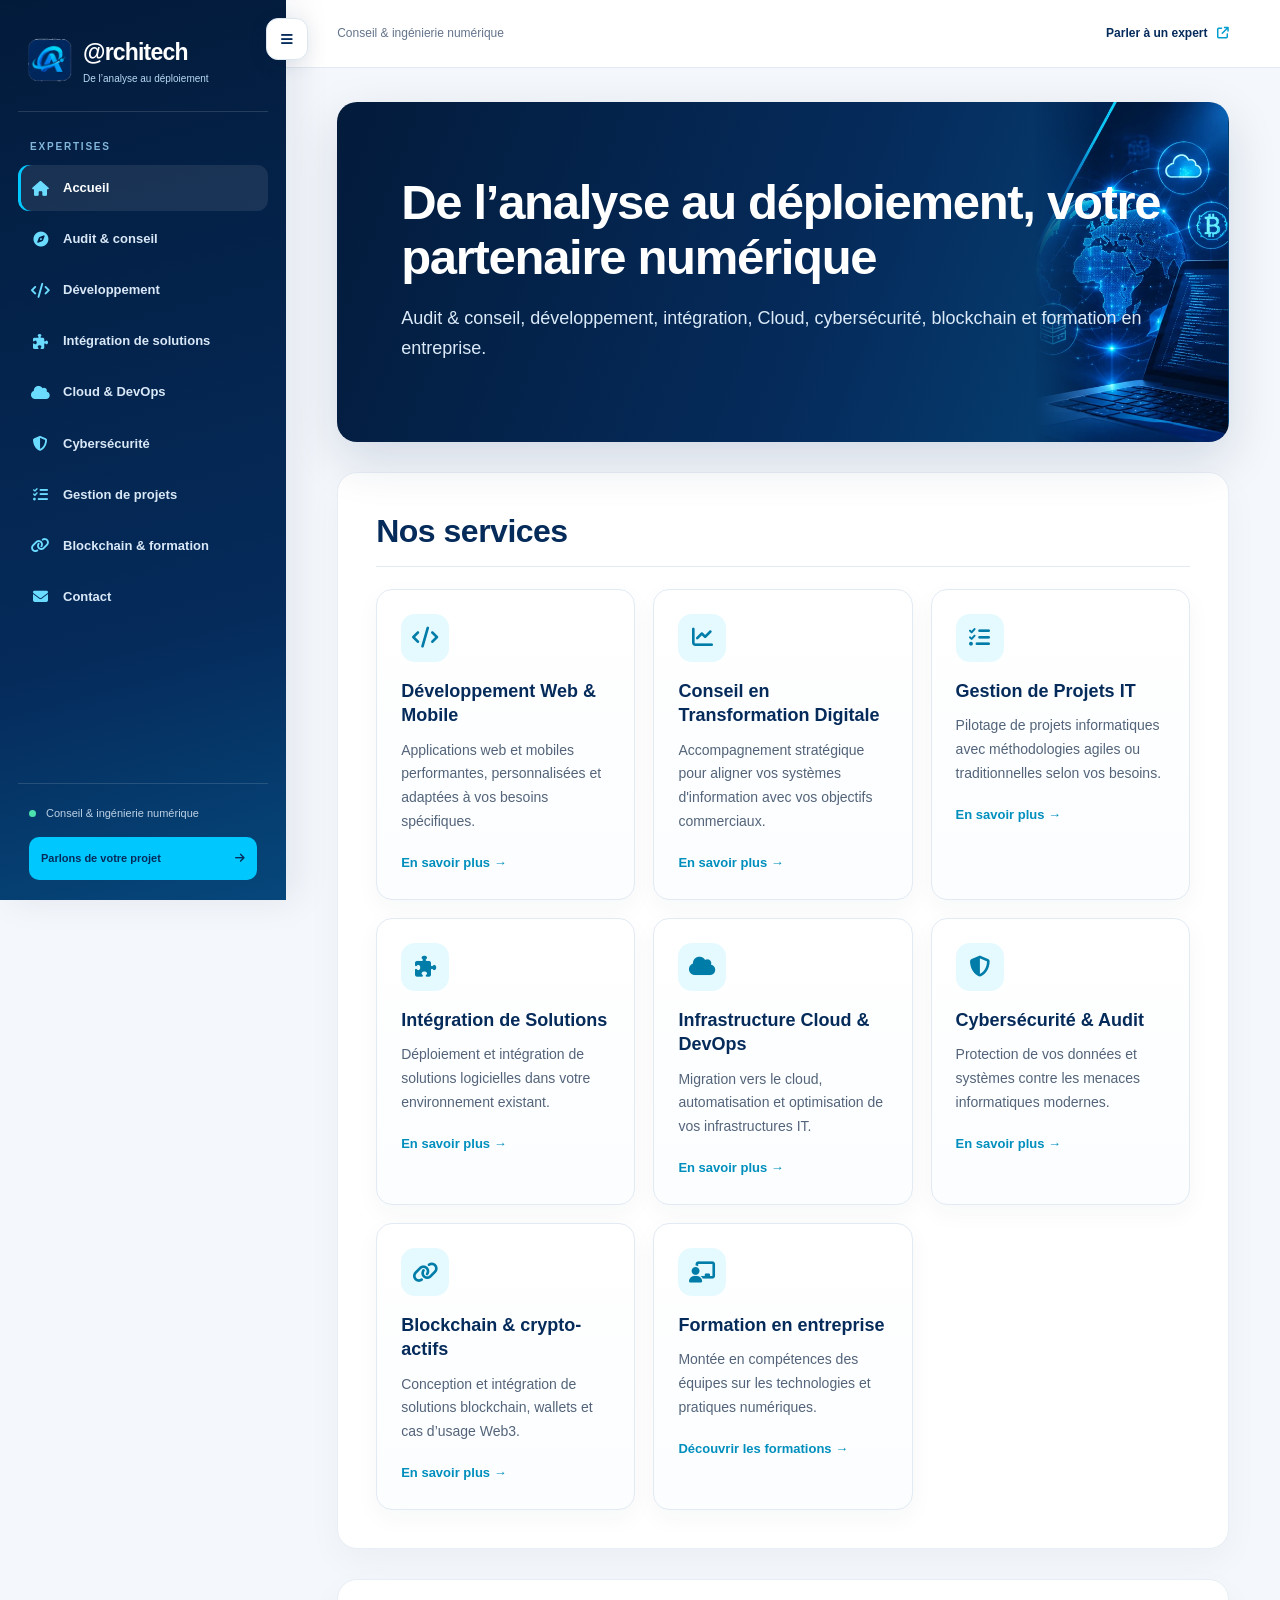
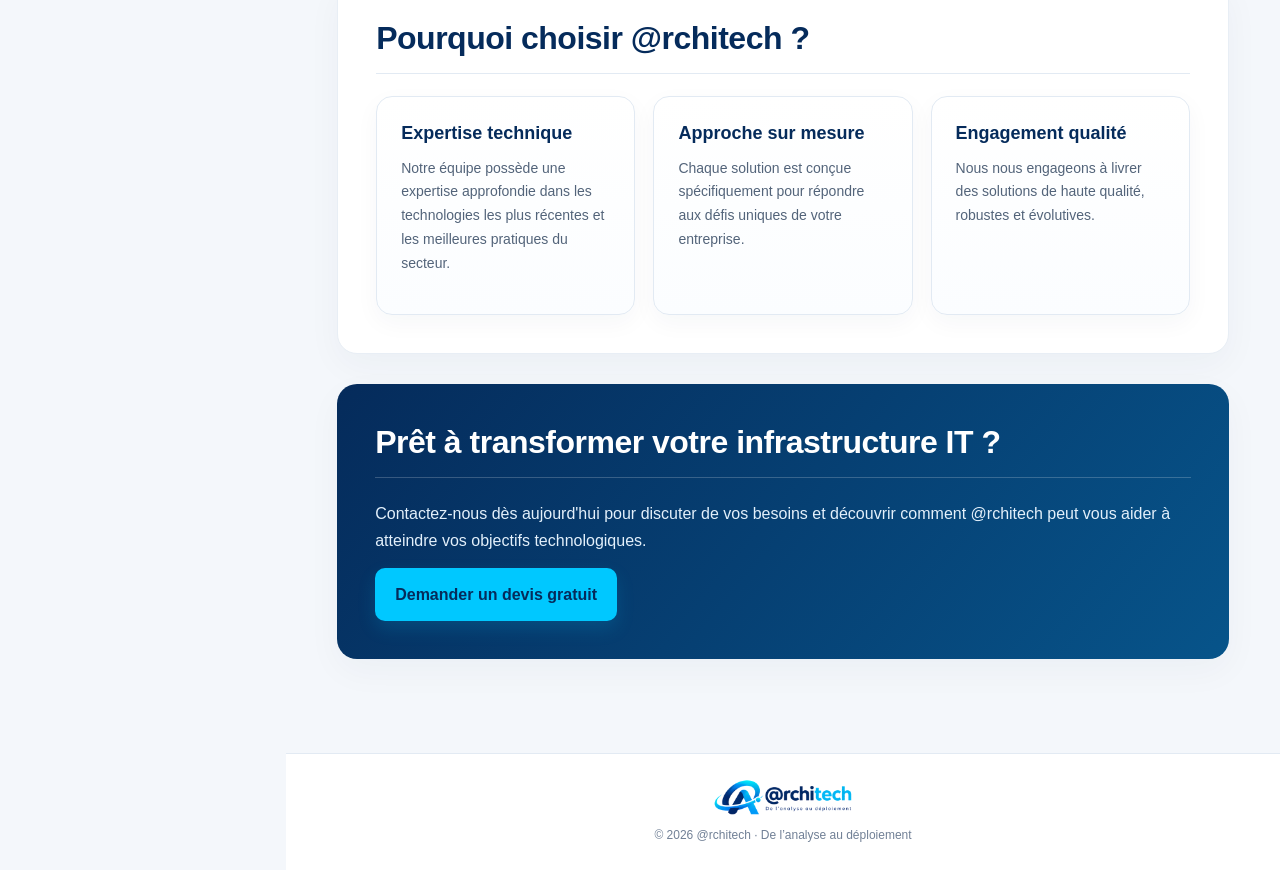
<file: index.html>
<!DOCTYPE html>
<html lang="fr">
<head>
  <meta charset="UTF-8">
  <meta name="viewport" content="width=device-width, initial-scale=1.0">
  <title>@rchitech | Conseil & ingénierie numérique</title>
  <meta name="description" content="Audit & conseil, développement, intégration, Cloud, cybersécurité, blockchain et formation en entreprise.">
  <meta name="theme-color" content="#052B5B">
  <meta property="og:type" content="website">
  <meta property="og:locale" content="fr_FR">
  <meta property="og:site_name" content="@rchitech">
  <meta property="og:title" content="@rchitech | Conseil & ingénierie numérique">
  <meta property="og:description" content="Audit & conseil, développement, intégration, Cloud, cybersécurité, blockchain et formation en entreprise.">
  <link rel="icon" href="images/favicon-16.png" sizes="16x16" type="image/png">
  <link rel="icon" href="images/favicon-32.png" sizes="32x32" type="image/png">
  <link rel="stylesheet" href="https://cdnjs.cloudflare.com/ajax/libs/font-awesome/6.5.2/css/all.min.css">
  <link rel="stylesheet" href="css/base.css">
  <link rel="stylesheet" href="css/layout.css">
  <link rel="stylesheet" href="css/components.css">
</head>
<body>
  <a class="skip-link" href="#contenu">Aller au contenu</a>
  <button class="sidebar-toggle" type="button" aria-label="Ouvrir ou fermer le menu" aria-controls="site-sidebar" aria-expanded="true"><i class="fa-solid fa-bars"></i></button>

  <aside class="sidebar" id="site-sidebar">
    <a class="brand" href="index.html"><img class="brand-mark" src="images/brand-icon.png" alt="" width="44" height="44"><span><strong>@rchitech</strong><small>De l’analyse au déploiement</small></span></a>
    <div class="sidebar-label">EXPERTISES</div>
    <nav class="side-nav" aria-label="Navigation principale">
        <a href="index.html" class="active" aria-current="page"><i class="fa-solid fa-house"></i><span>Accueil</span></a>
        <a href="conseil.html"><i class="fa-solid fa-compass"></i><span>Audit & conseil</span></a>
        <a href="web-mobile.html"><i class="fa-solid fa-code"></i><span>Développement</span></a>
        <a href="integration.html"><i class="fa-solid fa-puzzle-piece"></i><span>Intégration de solutions</span></a>
        <a href="cloud-devops.html"><i class="fa-solid fa-cloud"></i><span>Cloud & DevOps</span></a>
        <a href="cybersecurite.html"><i class="fa-solid fa-shield-halved"></i><span>Cybersécurité</span></a>
        <a href="gestion-projets.html"><i class="fa-solid fa-list-check"></i><span>Gestion de projets</span></a>
        <a href="blockchain-formation.html"><i class="fa-solid fa-link"></i><span>Blockchain & formation</span></a>
        <a href="contact.html"><i class="fa-solid fa-envelope"></i><span>Contact</span></a>
    </nav>
    <div class="sidebar-bottom"><span class="status-dot"></span> Conseil & ingénierie numérique
      <a class="sidebar-contact" href="contact.html#formulaire">Parlons de votre projet <i class="fa-solid fa-arrow-right"></i></a>
    </div>
  </aside>
  <div class="sidebar-scrim"></div>

  <div class="site-shell">
    <header class="topbar"><span>Conseil & ingénierie numérique</span><a href="contact.html#formulaire">Parler à un expert <i class="fa-solid fa-arrow-up-right-from-square"></i></a></header>
    <main id="contenu">
      <section class="hero">
        <h1>De l’analyse au déploiement, votre partenaire numérique</h1>
        <p>Audit &amp; conseil, développement, intégration, Cloud, cybersécurité, blockchain et formation en entreprise.</p>
      </section>
      <section>
        <h2>Nos services</h2>
        <div class="services-grid">
          <div class="service-card">
            <div class="service-icon"><i class="fa-solid fa-code"></i></div>
            <h3>Développement Web &amp; Mobile</h3>
            <p>Applications web et mobiles performantes, personnalisées et adaptées à vos besoins spécifiques.</p>
            <a href="web-mobile.html">En savoir plus →</a>
          </div>
          <div class="service-card">
            <div class="service-icon"><i class="fa-solid fa-chart-line"></i></div>
            <h3>Conseil en Transformation Digitale</h3>
            <p>Accompagnement stratégique pour aligner vos systèmes d'information avec vos objectifs commerciaux.</p>
            <a href="conseil.html">En savoir plus →</a>
          </div>
          <div class="service-card">
            <div class="service-icon"><i class="fa-solid fa-list-check"></i></div>
            <h3>Gestion de Projets IT</h3>
            <p>Pilotage de projets informatiques avec méthodologies agiles ou traditionnelles selon vos besoins.</p>
            <a href="gestion-projets.html">En savoir plus →</a>
          </div>
          <div class="service-card">
            <div class="service-icon"><i class="fa-solid fa-puzzle-piece"></i></div>
            <h3>Intégration de Solutions</h3>
            <p>Déploiement et intégration de solutions logicielles dans votre environnement existant.</p>
            <a href="integration.html">En savoir plus →</a>
          </div>
          <div class="service-card">
            <div class="service-icon"><i class="fa-solid fa-cloud"></i></div>
            <h3>Infrastructure Cloud &amp; DevOps</h3>
            <p>Migration vers le cloud, automatisation et optimisation de vos infrastructures IT.</p>
            <a href="cloud-devops.html">En savoir plus →</a>
          </div>
          <div class="service-card">
            <div class="service-icon"><i class="fa-solid fa-shield-halved"></i></div>
            <h3>Cybersécurité &amp; Audit</h3>
            <p>Protection de vos données et systèmes contre les menaces informatiques modernes.</p>
            <a href="cybersecurite.html">En savoir plus →</a>
          </div>
          <div class="service-card">
            <div class="service-icon"><i class="fa-solid fa-link"></i></div>
            <h3>Blockchain &amp; crypto-actifs</h3>
            <p>Conception et intégration de solutions blockchain, wallets et cas d’usage Web3.</p>
            <a href="blockchain-formation.html">En savoir plus →</a>
          </div>
          <div class="service-card">
            <div class="service-icon"><i class="fa-solid fa-chalkboard-user"></i></div>
            <h3>Formation en entreprise</h3>
            <p>Montée en compétences des équipes sur les technologies et pratiques numériques.</p>
            <a href="blockchain-formation.html">Découvrir les formations →</a>
          </div>
        </div>
      </section>
      <section>
        <h2>Pourquoi choisir @rchitech ?</h2>
        <div class="services-grid">
          <div class="service-card">
            <h3>Expertise technique</h3>
            <p>Notre équipe possède une expertise approfondie dans les technologies les plus récentes et les meilleures pratiques du secteur.</p>
          </div>
          <div class="service-card">
            <h3>Approche sur mesure</h3>
            <p>Chaque solution est conçue spécifiquement pour répondre aux défis uniques de votre entreprise.</p>
          </div>
          <div class="service-card">
            <h3>Engagement qualité</h3>
            <p>Nous nous engageons à livrer des solutions de haute qualité, robustes et évolutives.</p>
          </div>
        </div>
      </section>
      <section class="cta-panel">
        <h2>Prêt à transformer votre infrastructure IT ?</h2>
        <p>Contactez-nous dès aujourd'hui pour discuter de vos besoins et découvrir comment @rchitech peut vous aider à atteindre vos objectifs technologiques.</p>
        <a class="cta-button" href="contact.html#formulaire">Demander un devis gratuit</a>
      </section>
    </main>
  </div>

  <footer class="site-footer"><img class="footer-logo" src="images/logo.png" alt="@rchitech — De l’analyse au déploiement" width="139" height="36"><p>© 2026 @rchitech · De l’analyse au déploiement</p></footer>
  <script type="application/ld+json">{"@context":"https://schema.org","@type":"Organization","name":"@rchitech","description":"Conseil et ingénierie numérique : audit, développement, intégration, Cloud, cybersécurité, blockchain et formation.","email":"contact@architech.sn"}</script>
  <script src="js/main.js" defer></script>
</body>
</html>
</file>
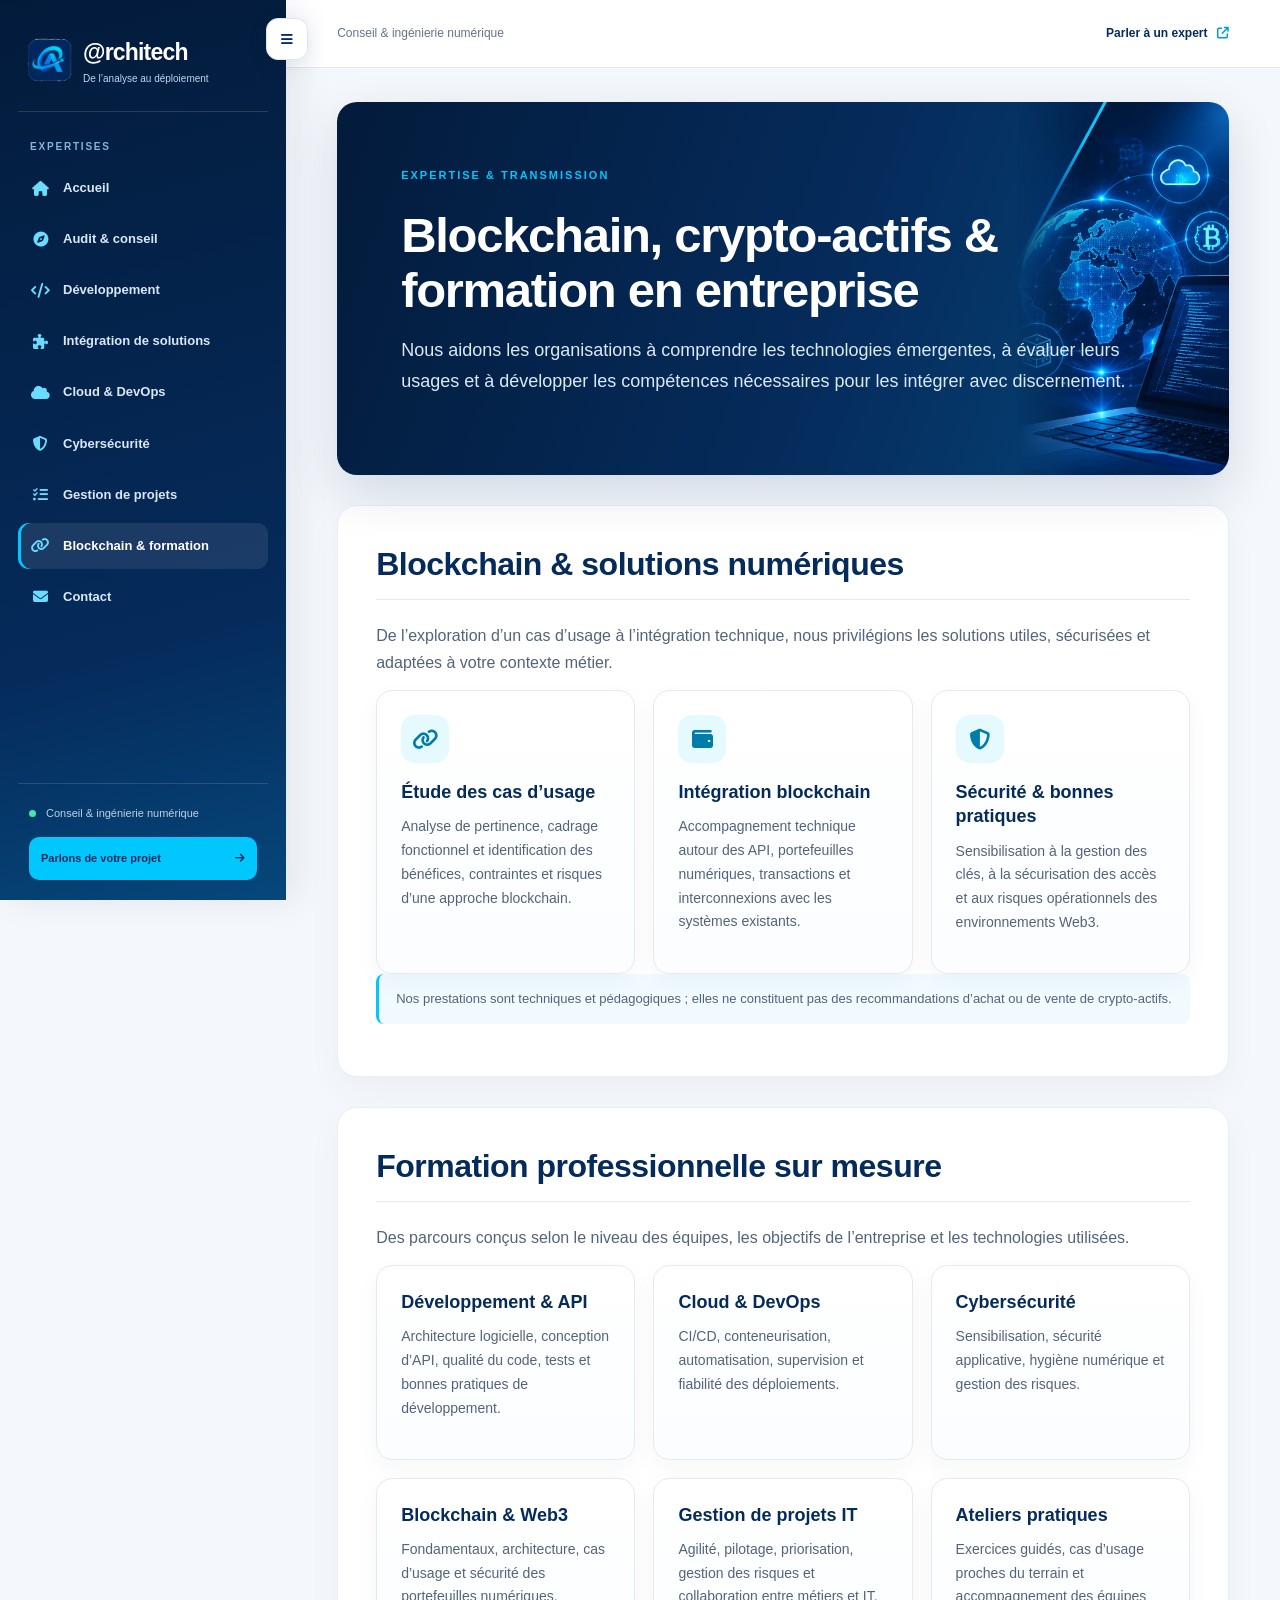
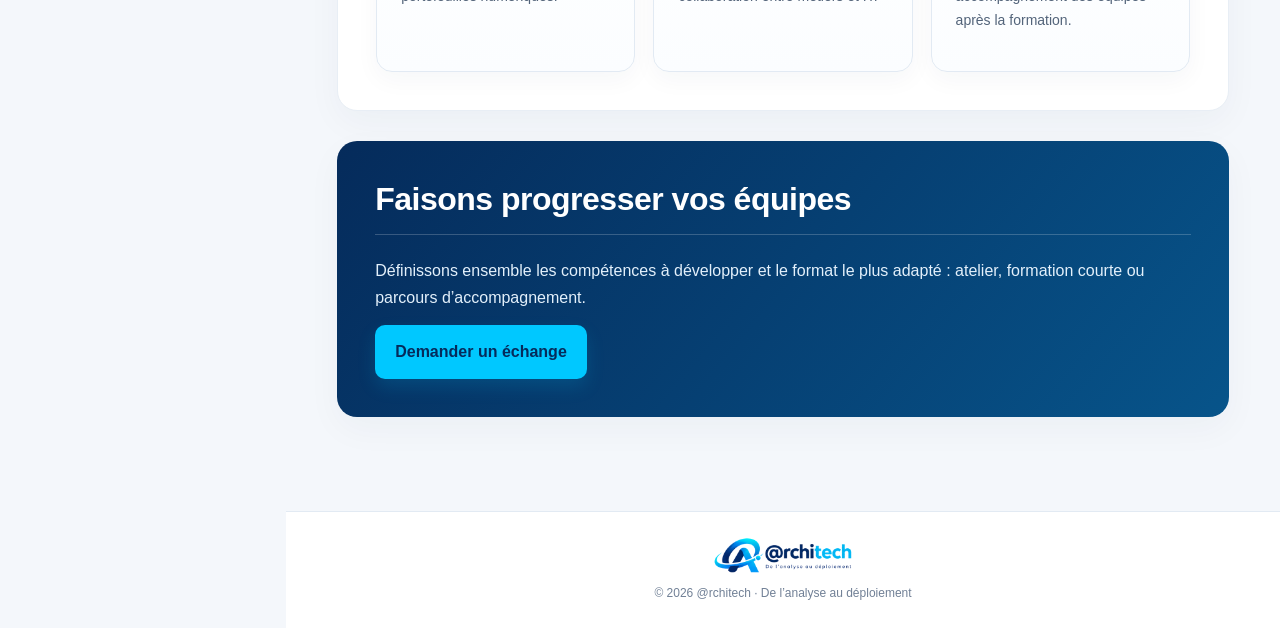
<file: blockchain-formation.html>
<!DOCTYPE html>
<html lang="fr">
<head>
  <meta charset="UTF-8">
  <meta name="viewport" content="width=device-width, initial-scale=1.0">
  <title>Blockchain & formation | @rchitech</title>
  <meta name="description" content="Solutions blockchain et formation professionnelle sur mesure pour vos équipes.">
  <meta name="theme-color" content="#052B5B">
  <meta property="og:type" content="website">
  <meta property="og:locale" content="fr_FR">
  <meta property="og:site_name" content="@rchitech">
  <meta property="og:title" content="Blockchain & formation | @rchitech">
  <meta property="og:description" content="Solutions blockchain et formation professionnelle sur mesure pour vos équipes.">
  <link rel="icon" href="images/favicon-16.png" sizes="16x16" type="image/png">
  <link rel="icon" href="images/favicon-32.png" sizes="32x32" type="image/png">
  <link rel="stylesheet" href="https://cdnjs.cloudflare.com/ajax/libs/font-awesome/6.5.2/css/all.min.css">
  <link rel="stylesheet" href="css/base.css">
  <link rel="stylesheet" href="css/layout.css">
  <link rel="stylesheet" href="css/components.css">
</head>
<body>
  <a class="skip-link" href="#contenu">Aller au contenu</a>
  <button class="sidebar-toggle" type="button" aria-label="Ouvrir ou fermer le menu" aria-controls="site-sidebar" aria-expanded="true"><i class="fa-solid fa-bars"></i></button>

  <aside class="sidebar" id="site-sidebar">
    <a class="brand" href="index.html"><img class="brand-mark" src="images/brand-icon.png" alt="" width="44" height="44"><span><strong>@rchitech</strong><small>De l’analyse au déploiement</small></span></a>
    <div class="sidebar-label">EXPERTISES</div>
    <nav class="side-nav" aria-label="Navigation principale">
        <a href="index.html"><i class="fa-solid fa-house"></i><span>Accueil</span></a>
        <a href="conseil.html"><i class="fa-solid fa-compass"></i><span>Audit & conseil</span></a>
        <a href="web-mobile.html"><i class="fa-solid fa-code"></i><span>Développement</span></a>
        <a href="integration.html"><i class="fa-solid fa-puzzle-piece"></i><span>Intégration de solutions</span></a>
        <a href="cloud-devops.html"><i class="fa-solid fa-cloud"></i><span>Cloud & DevOps</span></a>
        <a href="cybersecurite.html"><i class="fa-solid fa-shield-halved"></i><span>Cybersécurité</span></a>
        <a href="gestion-projets.html"><i class="fa-solid fa-list-check"></i><span>Gestion de projets</span></a>
        <a href="blockchain-formation.html" class="active" aria-current="page"><i class="fa-solid fa-link"></i><span>Blockchain & formation</span></a>
        <a href="contact.html"><i class="fa-solid fa-envelope"></i><span>Contact</span></a>
    </nav>
    <div class="sidebar-bottom"><span class="status-dot"></span> Conseil & ingénierie numérique
      <a class="sidebar-contact" href="contact.html#formulaire">Parlons de votre projet <i class="fa-solid fa-arrow-right"></i></a>
    </div>
  </aside>
  <div class="sidebar-scrim"></div>

  <div class="site-shell">
    <header class="topbar"><span>Conseil & ingénierie numérique</span><a href="contact.html#formulaire">Parler à un expert <i class="fa-solid fa-arrow-up-right-from-square"></i></a></header>
    <main id="contenu">
      <section class="hero">
        <p class="eyebrow">EXPERTISE &amp; TRANSMISSION</p>
        <h1>Blockchain, crypto-actifs &amp; formation en entreprise</h1>
        <p>Nous aidons les organisations à comprendre les technologies émergentes, à évaluer leurs usages et à développer les compétences nécessaires pour les intégrer avec discernement.</p>
      </section>
      <section>
        <h2>Blockchain &amp; solutions numériques</h2>
        <p class="section-intro">De l’exploration d’un cas d’usage à l’intégration technique, nous privilégions les solutions utiles, sécurisées et adaptées à votre contexte métier.</p>
        <div class="services-grid">
          <article class="service-card">
            <div class="service-icon"><i class="fa-solid fa-link"></i></div>
            <h3>Étude des cas d’usage</h3>
            <p>Analyse de pertinence, cadrage fonctionnel et identification des bénéfices, contraintes et risques d’une approche blockchain.</p>
          </article>
          <article class="service-card">
            <div class="service-icon"><i class="fa-solid fa-wallet"></i></div>
            <h3>Intégration blockchain</h3>
            <p>Accompagnement technique autour des API, portefeuilles numériques, transactions et interconnexions avec les systèmes existants.</p>
          </article>
          <article class="service-card">
            <div class="service-icon"><i class="fa-solid fa-shield-halved"></i></div>
            <h3>Sécurité &amp; bonnes pratiques</h3>
            <p>Sensibilisation à la gestion des clés, à la sécurisation des accès et aux risques opérationnels des environnements Web3.</p>
          </article>
        </div>
        <p class="note">Nos prestations sont techniques et pédagogiques ; elles ne constituent pas des recommandations d’achat ou de vente de crypto-actifs.</p>
      </section>
      <section>
        <h2>Formation professionnelle sur mesure</h2>
        <p class="section-intro">Des parcours conçus selon le niveau des équipes, les objectifs de l’entreprise et les technologies utilisées.</p>
        <div class="services-grid">
          <article class="service-card">
            <h3>Développement &amp; API</h3>
            <p>Architecture logicielle, conception d’API, qualité du code, tests et bonnes pratiques de développement.</p>
          </article>
          <article class="service-card">
            <h3>Cloud &amp; DevOps</h3>
            <p>CI/CD, conteneurisation, automatisation, supervision et fiabilité des déploiements.</p>
          </article>
          <article class="service-card">
            <h3>Cybersécurité</h3>
            <p>Sensibilisation, sécurité applicative, hygiène numérique et gestion des risques.</p>
          </article>
          <article class="service-card">
            <h3>Blockchain &amp; Web3</h3>
            <p>Fondamentaux, architecture, cas d’usage et sécurité des portefeuilles numériques.</p>
          </article>
          <article class="service-card">
            <h3>Gestion de projets IT</h3>
            <p>Agilité, pilotage, priorisation, gestion des risques et collaboration entre métiers et IT.</p>
          </article>
          <article class="service-card">
            <h3>Ateliers pratiques</h3>
            <p>Exercices guidés, cas d’usage proches du terrain et accompagnement des équipes après la formation.</p>
          </article>
        </div>
      </section>
      <section class="cta-panel">
        <h2>Faisons progresser vos équipes</h2>
        <p>Définissons ensemble les compétences à développer et le format le plus adapté : atelier, formation courte ou parcours d’accompagnement.</p>
        <a class="cta-button" href="contact.html?service=formation#formulaire">Demander un échange</a>
      </section>
    </main>
  </div>

  <footer class="site-footer"><img class="footer-logo" src="images/logo.png" alt="@rchitech — De l’analyse au déploiement" width="139" height="36"><p>© 2026 @rchitech · De l’analyse au déploiement</p></footer>
  <script src="js/main.js" defer></script>
</body>
</html>
</file>
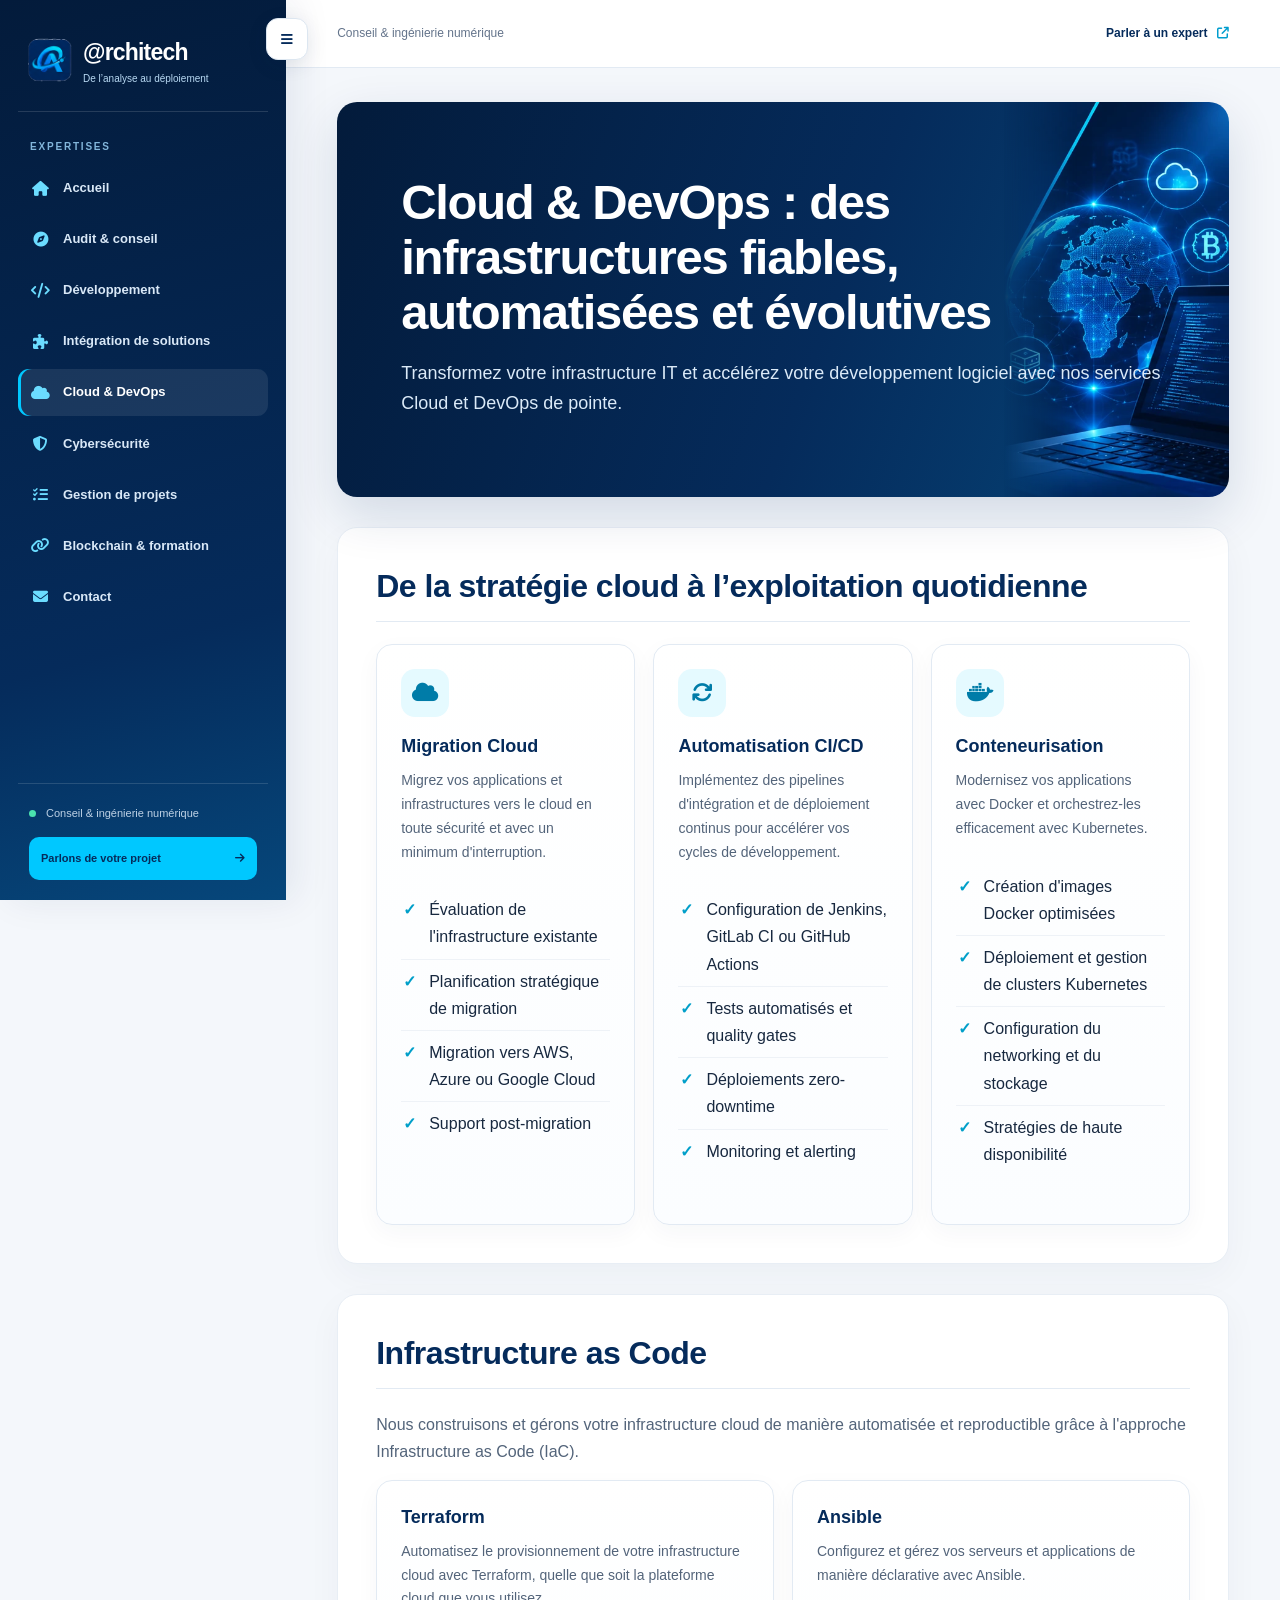
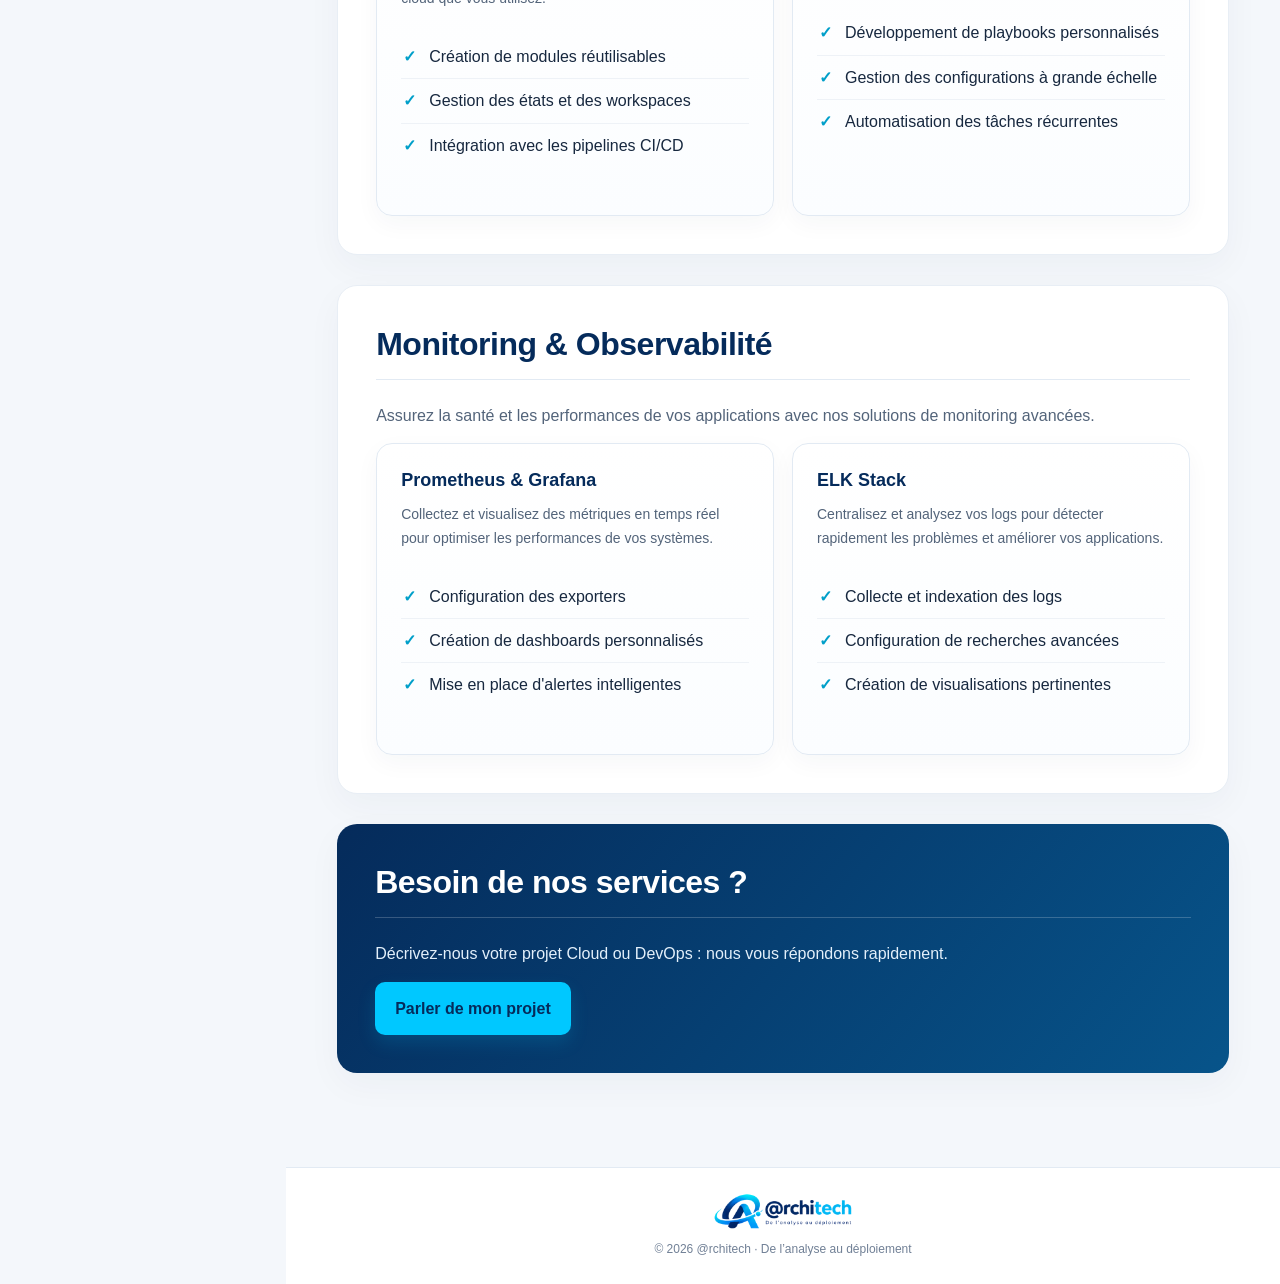
<file: cloud-devops.html>
<!DOCTYPE html>
<html lang="fr">
<head>
  <meta charset="UTF-8">
  <meta name="viewport" content="width=device-width, initial-scale=1.0">
  <title>Cloud & DevOps | @rchitech</title>
  <meta name="description" content="Migration cloud, CI/CD, conteneurisation, Infrastructure as Code et observabilité.">
  <meta name="theme-color" content="#052B5B">
  <meta property="og:type" content="website">
  <meta property="og:locale" content="fr_FR">
  <meta property="og:site_name" content="@rchitech">
  <meta property="og:title" content="Cloud & DevOps | @rchitech">
  <meta property="og:description" content="Migration cloud, CI/CD, conteneurisation, Infrastructure as Code et observabilité.">
  <link rel="icon" href="images/favicon-16.png" sizes="16x16" type="image/png">
  <link rel="icon" href="images/favicon-32.png" sizes="32x32" type="image/png">
  <link rel="stylesheet" href="https://cdnjs.cloudflare.com/ajax/libs/font-awesome/6.5.2/css/all.min.css">
  <link rel="stylesheet" href="css/base.css">
  <link rel="stylesheet" href="css/layout.css">
  <link rel="stylesheet" href="css/components.css">
</head>
<body>
  <a class="skip-link" href="#contenu">Aller au contenu</a>
  <button class="sidebar-toggle" type="button" aria-label="Ouvrir ou fermer le menu" aria-controls="site-sidebar" aria-expanded="true"><i class="fa-solid fa-bars"></i></button>

  <aside class="sidebar" id="site-sidebar">
    <a class="brand" href="index.html"><img class="brand-mark" src="images/brand-icon.png" alt="" width="44" height="44"><span><strong>@rchitech</strong><small>De l’analyse au déploiement</small></span></a>
    <div class="sidebar-label">EXPERTISES</div>
    <nav class="side-nav" aria-label="Navigation principale">
        <a href="index.html"><i class="fa-solid fa-house"></i><span>Accueil</span></a>
        <a href="conseil.html"><i class="fa-solid fa-compass"></i><span>Audit & conseil</span></a>
        <a href="web-mobile.html"><i class="fa-solid fa-code"></i><span>Développement</span></a>
        <a href="integration.html"><i class="fa-solid fa-puzzle-piece"></i><span>Intégration de solutions</span></a>
        <a href="cloud-devops.html" class="active" aria-current="page"><i class="fa-solid fa-cloud"></i><span>Cloud & DevOps</span></a>
        <a href="cybersecurite.html"><i class="fa-solid fa-shield-halved"></i><span>Cybersécurité</span></a>
        <a href="gestion-projets.html"><i class="fa-solid fa-list-check"></i><span>Gestion de projets</span></a>
        <a href="blockchain-formation.html"><i class="fa-solid fa-link"></i><span>Blockchain & formation</span></a>
        <a href="contact.html"><i class="fa-solid fa-envelope"></i><span>Contact</span></a>
    </nav>
    <div class="sidebar-bottom"><span class="status-dot"></span> Conseil & ingénierie numérique
      <a class="sidebar-contact" href="contact.html#formulaire">Parlons de votre projet <i class="fa-solid fa-arrow-right"></i></a>
    </div>
  </aside>
  <div class="sidebar-scrim"></div>

  <div class="site-shell">
    <header class="topbar"><span>Conseil & ingénierie numérique</span><a href="contact.html#formulaire">Parler à un expert <i class="fa-solid fa-arrow-up-right-from-square"></i></a></header>
    <main id="contenu">
      <section class="hero">
        <h1>Cloud &amp; DevOps : des infrastructures fiables, automatisées et évolutives</h1>
        <p>Transformez votre infrastructure IT et accélérez votre développement logiciel avec nos services Cloud et DevOps de pointe.</p>
      </section>
      <section>
        <h2>De la stratégie cloud à l’exploitation quotidienne</h2>
        <div class="services-grid">
          <div class="service-card">
            <div class="service-icon"><i class="fa-solid fa-cloud"></i></div>
            <h3>Migration Cloud</h3>
            <p>Migrez vos applications et infrastructures vers le cloud en toute sécurité et avec un minimum d'interruption.</p>
            <ul class="feature-list">
              <li>Évaluation de l'infrastructure existante</li>
              <li>Planification stratégique de migration</li>
              <li>Migration vers AWS, Azure ou Google Cloud</li>
              <li>Support post-migration</li>
            </ul>
          </div>
          <div class="service-card">
            <div class="service-icon"><i class="fa-solid fa-arrows-rotate"></i></div>
            <h3>Automatisation CI/CD</h3>
            <p>Implémentez des pipelines d'intégration et de déploiement continus pour accélérer vos cycles de développement.</p>
            <ul class="feature-list">
              <li>Configuration de Jenkins, GitLab CI ou GitHub Actions</li>
              <li>Tests automatisés et quality gates</li>
              <li>Déploiements zero-downtime</li>
              <li>Monitoring et alerting</li>
            </ul>
          </div>
          <div class="service-card">
            <div class="service-icon"><i class="fa-brands fa-docker"></i></div>
            <h3>Conteneurisation</h3>
            <p>Modernisez vos applications avec Docker et orchestrez-les efficacement avec Kubernetes.</p>
            <ul class="feature-list">
              <li>Création d'images Docker optimisées</li>
              <li>Déploiement et gestion de clusters Kubernetes</li>
              <li>Configuration du networking et du stockage</li>
              <li>Stratégies de haute disponibilité</li>
            </ul>
          </div>
        </div>
      </section>
      <section>
        <h2>Infrastructure as Code</h2>
        <p>Nous construisons et gérons votre infrastructure cloud de manière automatisée et reproductible grâce à l'approche Infrastructure as Code (IaC).</p>
        <div class="services-grid">
          <div class="service-card">
            <h3>Terraform</h3>
            <p>Automatisez le provisionnement de votre infrastructure cloud avec Terraform, quelle que soit la plateforme cloud que vous utilisez.</p>
            <ul class="feature-list">
              <li>Création de modules réutilisables</li>
              <li>Gestion des états et des workspaces</li>
              <li>Intégration avec les pipelines CI/CD</li>
            </ul>
          </div>
          <div class="service-card">
            <h3>Ansible</h3>
            <p>Configurez et gérez vos serveurs et applications de manière déclarative avec Ansible.</p>
            <ul class="feature-list">
              <li>Développement de playbooks personnalisés</li>
              <li>Gestion des configurations à grande échelle</li>
              <li>Automatisation des tâches récurrentes</li>
            </ul>
          </div>
        </div>
      </section>
      <section>
        <h2>Monitoring &amp; Observabilité</h2>
        <p>Assurez la santé et les performances de vos applications avec nos solutions de monitoring avancées.</p>
        <div class="services-grid">
          <div class="service-card">
            <h3>Prometheus &amp; Grafana</h3>
            <p>Collectez et visualisez des métriques en temps réel pour optimiser les performances de vos systèmes.</p>
            <ul class="feature-list">
              <li>Configuration des exporters</li>
              <li>Création de dashboards personnalisés</li>
              <li>Mise en place d'alertes intelligentes</li>
            </ul>
          </div>
          <div class="service-card">
            <h3>ELK Stack</h3>
            <p>Centralisez et analysez vos logs pour détecter rapidement les problèmes et améliorer vos applications.</p>
            <ul class="feature-list">
              <li>Collecte et indexation des logs</li>
              <li>Configuration de recherches avancées</li>
              <li>Création de visualisations pertinentes</li>
            </ul>
          </div>
        </div>
      </section>
      <section class="cta-panel">
        <h2>Besoin de nos services ?</h2>
        <p>Décrivez-nous votre projet Cloud ou DevOps : nous vous répondons rapidement.</p>
        <a class="cta-button" href="contact.html?service=cloud-devops#formulaire">Parler de mon projet</a>
      </section>
    </main>
  </div>

  <footer class="site-footer"><img class="footer-logo" src="images/logo.png" alt="@rchitech — De l’analyse au déploiement" width="139" height="36"><p>© 2026 @rchitech · De l’analyse au déploiement</p></footer>
  <script src="js/main.js" defer></script>
</body>
</html>
</file>
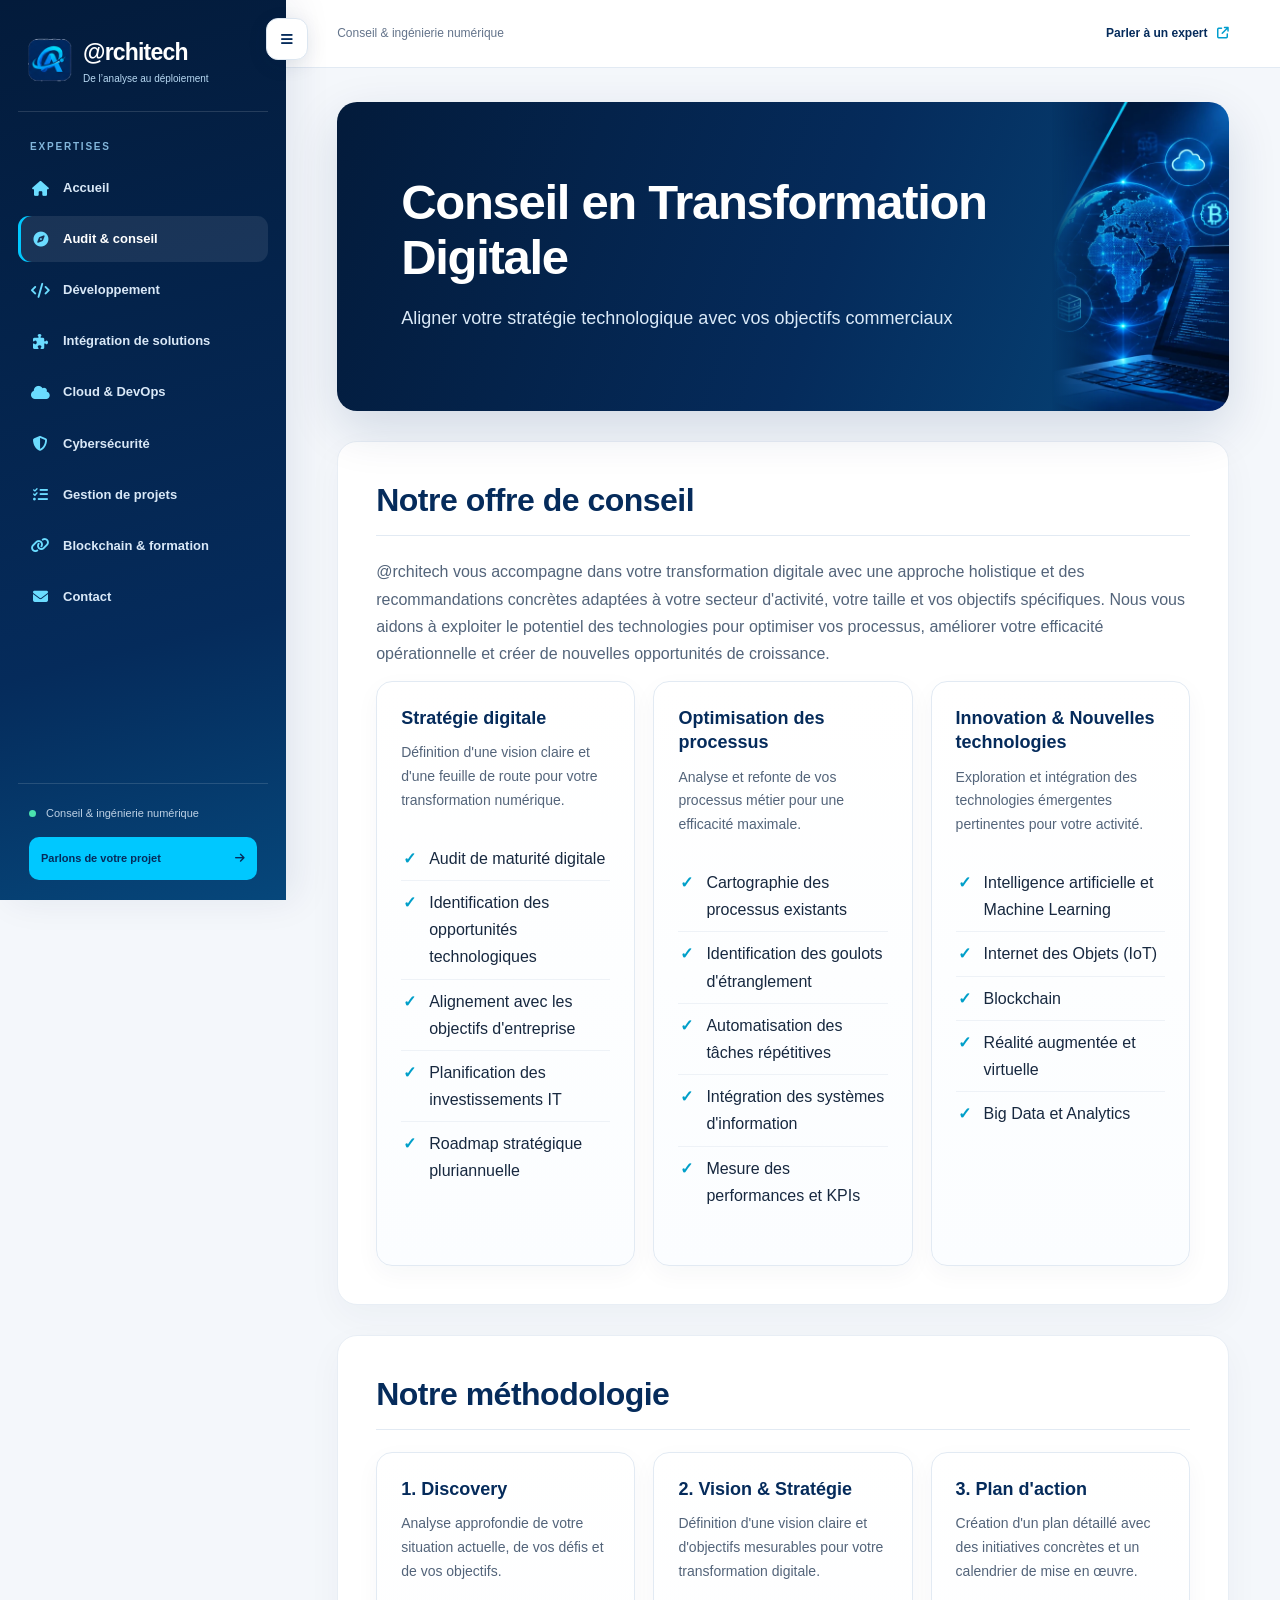
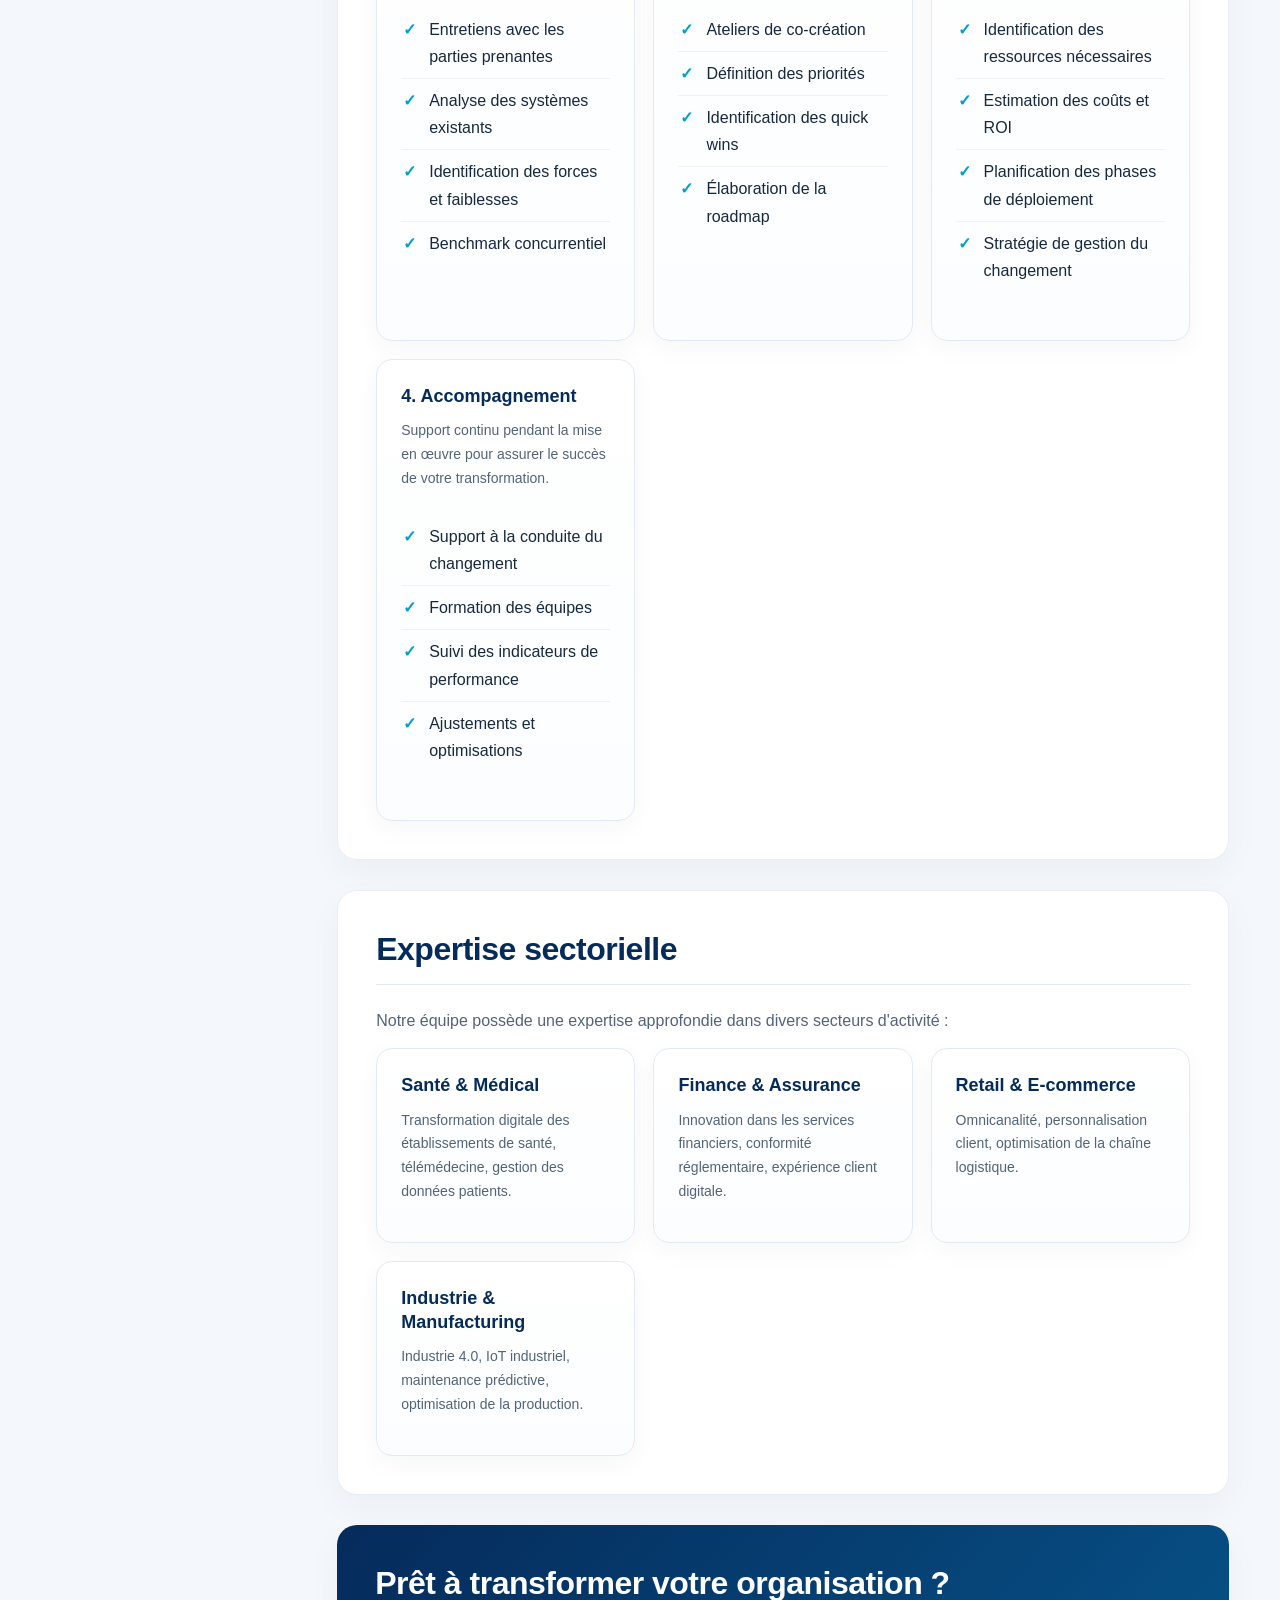
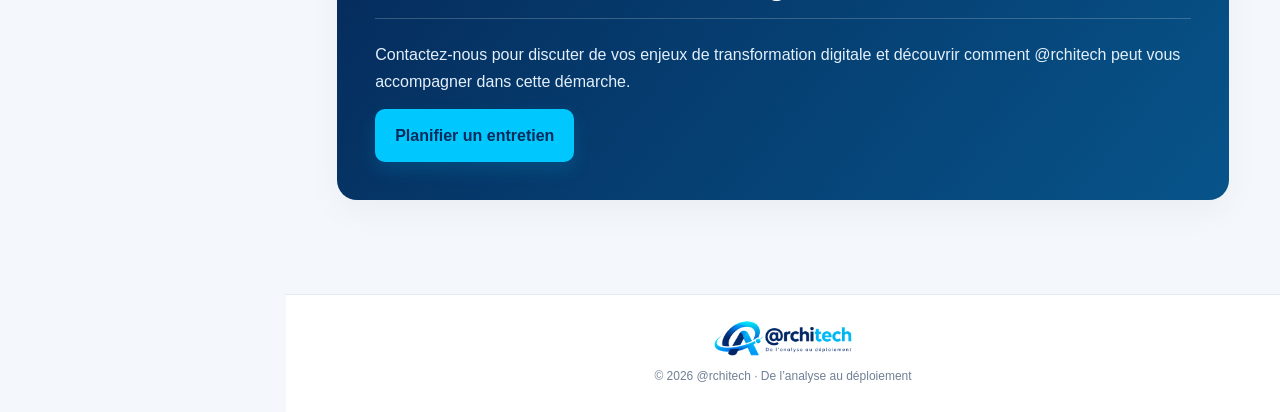
<file: conseil.html>
<!DOCTYPE html>
<html lang="fr">
<head>
  <meta charset="UTF-8">
  <meta name="viewport" content="width=device-width, initial-scale=1.0">
  <title>Audit & conseil numérique | @rchitech</title>
  <meta name="description" content="Stratégie digitale, optimisation des processus et innovation : un accompagnement concret de votre transformation numérique.">
  <meta name="theme-color" content="#052B5B">
  <meta property="og:type" content="website">
  <meta property="og:locale" content="fr_FR">
  <meta property="og:site_name" content="@rchitech">
  <meta property="og:title" content="Audit & conseil numérique | @rchitech">
  <meta property="og:description" content="Stratégie digitale, optimisation des processus et innovation : un accompagnement concret de votre transformation numérique.">
  <link rel="icon" href="images/favicon-16.png" sizes="16x16" type="image/png">
  <link rel="icon" href="images/favicon-32.png" sizes="32x32" type="image/png">
  <link rel="stylesheet" href="https://cdnjs.cloudflare.com/ajax/libs/font-awesome/6.5.2/css/all.min.css">
  <link rel="stylesheet" href="css/base.css">
  <link rel="stylesheet" href="css/layout.css">
  <link rel="stylesheet" href="css/components.css">
</head>
<body>
  <a class="skip-link" href="#contenu">Aller au contenu</a>
  <button class="sidebar-toggle" type="button" aria-label="Ouvrir ou fermer le menu" aria-controls="site-sidebar" aria-expanded="true"><i class="fa-solid fa-bars"></i></button>

  <aside class="sidebar" id="site-sidebar">
    <a class="brand" href="index.html"><img class="brand-mark" src="images/brand-icon.png" alt="" width="44" height="44"><span><strong>@rchitech</strong><small>De l’analyse au déploiement</small></span></a>
    <div class="sidebar-label">EXPERTISES</div>
    <nav class="side-nav" aria-label="Navigation principale">
        <a href="index.html"><i class="fa-solid fa-house"></i><span>Accueil</span></a>
        <a href="conseil.html" class="active" aria-current="page"><i class="fa-solid fa-compass"></i><span>Audit & conseil</span></a>
        <a href="web-mobile.html"><i class="fa-solid fa-code"></i><span>Développement</span></a>
        <a href="integration.html"><i class="fa-solid fa-puzzle-piece"></i><span>Intégration de solutions</span></a>
        <a href="cloud-devops.html"><i class="fa-solid fa-cloud"></i><span>Cloud & DevOps</span></a>
        <a href="cybersecurite.html"><i class="fa-solid fa-shield-halved"></i><span>Cybersécurité</span></a>
        <a href="gestion-projets.html"><i class="fa-solid fa-list-check"></i><span>Gestion de projets</span></a>
        <a href="blockchain-formation.html"><i class="fa-solid fa-link"></i><span>Blockchain & formation</span></a>
        <a href="contact.html"><i class="fa-solid fa-envelope"></i><span>Contact</span></a>
    </nav>
    <div class="sidebar-bottom"><span class="status-dot"></span> Conseil & ingénierie numérique
      <a class="sidebar-contact" href="contact.html#formulaire">Parlons de votre projet <i class="fa-solid fa-arrow-right"></i></a>
    </div>
  </aside>
  <div class="sidebar-scrim"></div>

  <div class="site-shell">
    <header class="topbar"><span>Conseil & ingénierie numérique</span><a href="contact.html#formulaire">Parler à un expert <i class="fa-solid fa-arrow-up-right-from-square"></i></a></header>
    <main id="contenu">
      <section class="hero">
        <h1>Conseil en Transformation Digitale</h1>
        <p>Aligner votre stratégie technologique avec vos objectifs commerciaux</p>
      </section>
      <section>
        <h2>Notre offre de conseil</h2>
        <p>@rchitech vous accompagne dans votre transformation digitale avec une approche holistique et des recommandations concrètes adaptées à votre secteur d'activité, votre taille et vos objectifs spécifiques. Nous vous aidons à exploiter le potentiel des technologies pour optimiser vos processus, améliorer votre efficacité opérationnelle et créer de nouvelles opportunités de croissance.</p>
        <div class="services-grid">
          <div class="service-card">
            <h3>Stratégie digitale</h3>
            <p>Définition d'une vision claire et d'une feuille de route pour votre transformation numérique.</p>
            <ul class="feature-list">
              <li>Audit de maturité digitale</li>
              <li>Identification des opportunités technologiques</li>
              <li>Alignement avec les objectifs d'entreprise</li>
              <li>Planification des investissements IT</li>
              <li>Roadmap stratégique pluriannuelle</li>
            </ul>
          </div>
          <div class="service-card">
            <h3>Optimisation des processus</h3>
            <p>Analyse et refonte de vos processus métier pour une efficacité maximale.</p>
            <ul class="feature-list">
              <li>Cartographie des processus existants</li>
              <li>Identification des goulots d'étranglement</li>
              <li>Automatisation des tâches répétitives</li>
              <li>Intégration des systèmes d'information</li>
              <li>Mesure des performances et KPIs</li>
            </ul>
          </div>
          <div class="service-card">
            <h3>Innovation &amp; Nouvelles technologies</h3>
            <p>Exploration et intégration des technologies émergentes pertinentes pour votre activité.</p>
            <ul class="feature-list">
              <li>Intelligence artificielle et Machine Learning</li>
              <li>Internet des Objets (IoT)</li>
              <li>Blockchain</li>
              <li>Réalité augmentée et virtuelle</li>
              <li>Big Data et Analytics</li>
            </ul>
          </div>
        </div>
      </section>
      <section>
        <h2>Notre méthodologie</h2>
        <div class="services-grid">
          <div class="service-card">
            <h3>1. Discovery</h3>
            <p>Analyse approfondie de votre situation actuelle, de vos défis et de vos objectifs.</p>
            <ul class="feature-list">
              <li>Entretiens avec les parties prenantes</li>
              <li>Analyse des systèmes existants</li>
              <li>Identification des forces et faiblesses</li>
              <li>Benchmark concurrentiel</li>
            </ul>
          </div>
          <div class="service-card">
            <h3>2. Vision &amp; Stratégie</h3>
            <p>Définition d'une vision claire et d'objectifs mesurables pour votre transformation digitale.</p>
            <ul class="feature-list">
              <li>Ateliers de co-création</li>
              <li>Définition des priorités</li>
              <li>Identification des quick wins</li>
              <li>Élaboration de la roadmap</li>
            </ul>
          </div>
          <div class="service-card">
            <h3>3. Plan d'action</h3>
            <p>Création d'un plan détaillé avec des initiatives concrètes et un calendrier de mise en œuvre.</p>
            <ul class="feature-list">
              <li>Identification des ressources nécessaires</li>
              <li>Estimation des coûts et ROI</li>
              <li>Planification des phases de déploiement</li>
              <li>Stratégie de gestion du changement</li>
            </ul>
          </div>
          <div class="service-card">
            <h3>4. Accompagnement</h3>
            <p>Support continu pendant la mise en œuvre pour assurer le succès de votre transformation.</p>
            <ul class="feature-list">
              <li>Support à la conduite du changement</li>
              <li>Formation des équipes</li>
              <li>Suivi des indicateurs de performance</li>
              <li>Ajustements et optimisations</li>
            </ul>
          </div>
        </div>
      </section>
      <section>
        <h2>Expertise sectorielle</h2>
        <p>Notre équipe possède une expertise approfondie dans divers secteurs d'activité :</p>
        <div class="services-grid">
          <div class="service-card">
            <h3>Santé &amp; Médical</h3>
            <p>Transformation digitale des établissements de santé, télémédecine, gestion des données patients.</p>
          </div>
          <div class="service-card">
            <h3>Finance &amp; Assurance</h3>
            <p>Innovation dans les services financiers, conformité réglementaire, expérience client digitale.</p>
          </div>
          <div class="service-card">
            <h3>Retail &amp; E-commerce</h3>
            <p>Omnicanalité, personnalisation client, optimisation de la chaîne logistique.</p>
          </div>
          <div class="service-card">
            <h3>Industrie &amp; Manufacturing</h3>
            <p>Industrie 4.0, IoT industriel, maintenance prédictive, optimisation de la production.</p>
          </div>
        </div>
      </section>
      <section class="cta-panel">
        <h2>Prêt à transformer votre organisation ?</h2>
        <p>Contactez-nous pour discuter de vos enjeux de transformation digitale et découvrir comment @rchitech peut vous accompagner dans cette démarche.</p>
        <a class="cta-button" href="contact.html?service=conseil#formulaire">Planifier un entretien</a>
      </section>
    </main>
  </div>

  <footer class="site-footer"><img class="footer-logo" src="images/logo.png" alt="@rchitech — De l’analyse au déploiement" width="139" height="36"><p>© 2026 @rchitech · De l’analyse au déploiement</p></footer>
  <script src="js/main.js" defer></script>
</body>
</html>
</file>
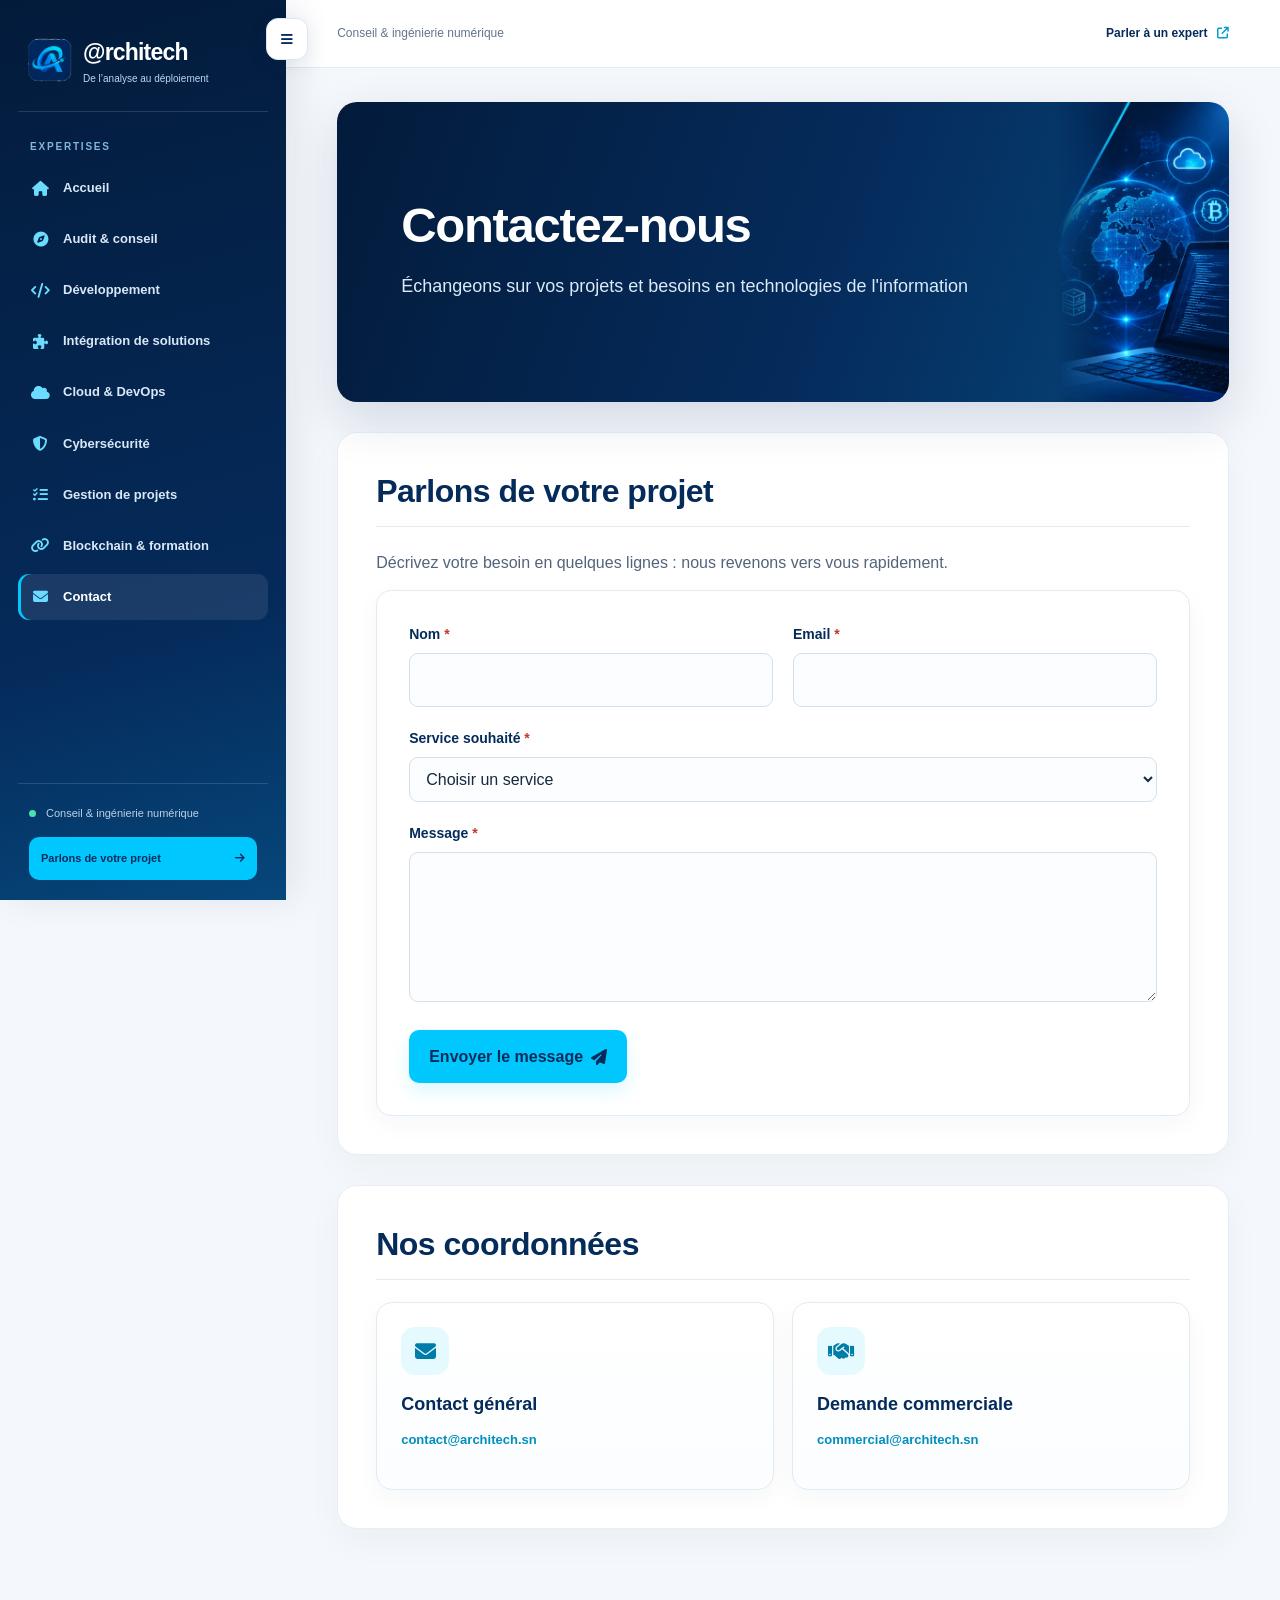
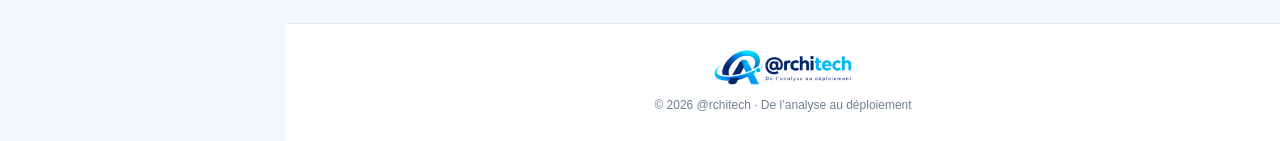
<file: contact.html>
<!DOCTYPE html>
<html lang="fr">
<head>
  <meta charset="UTF-8">
  <meta name="viewport" content="width=device-width, initial-scale=1.0">
  <title>Contact | @rchitech</title>
  <meta name="description" content="Contactez @rchitech pour échanger sur votre projet numérique.">
  <meta name="theme-color" content="#052B5B">
  <meta property="og:type" content="website">
  <meta property="og:locale" content="fr_FR">
  <meta property="og:site_name" content="@rchitech">
  <meta property="og:title" content="Contact | @rchitech">
  <meta property="og:description" content="Contactez @rchitech pour échanger sur votre projet numérique.">
  <link rel="icon" href="images/favicon-16.png" sizes="16x16" type="image/png">
  <link rel="icon" href="images/favicon-32.png" sizes="32x32" type="image/png">
  <link rel="stylesheet" href="https://cdnjs.cloudflare.com/ajax/libs/font-awesome/6.5.2/css/all.min.css">
  <link rel="stylesheet" href="css/base.css">
  <link rel="stylesheet" href="css/layout.css">
  <link rel="stylesheet" href="css/components.css">
  <link rel="stylesheet" href="css/forms.css">
</head>
<body>
  <a class="skip-link" href="#contenu">Aller au contenu</a>
  <button class="sidebar-toggle" type="button" aria-label="Ouvrir ou fermer le menu" aria-controls="site-sidebar" aria-expanded="true"><i class="fa-solid fa-bars"></i></button>

  <aside class="sidebar" id="site-sidebar">
    <a class="brand" href="index.html"><img class="brand-mark" src="images/brand-icon.png" alt="" width="44" height="44"><span><strong>@rchitech</strong><small>De l’analyse au déploiement</small></span></a>
    <div class="sidebar-label">EXPERTISES</div>
    <nav class="side-nav" aria-label="Navigation principale">
        <a href="index.html"><i class="fa-solid fa-house"></i><span>Accueil</span></a>
        <a href="conseil.html"><i class="fa-solid fa-compass"></i><span>Audit & conseil</span></a>
        <a href="web-mobile.html"><i class="fa-solid fa-code"></i><span>Développement</span></a>
        <a href="integration.html"><i class="fa-solid fa-puzzle-piece"></i><span>Intégration de solutions</span></a>
        <a href="cloud-devops.html"><i class="fa-solid fa-cloud"></i><span>Cloud & DevOps</span></a>
        <a href="cybersecurite.html"><i class="fa-solid fa-shield-halved"></i><span>Cybersécurité</span></a>
        <a href="gestion-projets.html"><i class="fa-solid fa-list-check"></i><span>Gestion de projets</span></a>
        <a href="blockchain-formation.html"><i class="fa-solid fa-link"></i><span>Blockchain & formation</span></a>
        <a href="contact.html" class="active" aria-current="page"><i class="fa-solid fa-envelope"></i><span>Contact</span></a>
    </nav>
    <div class="sidebar-bottom"><span class="status-dot"></span> Conseil & ingénierie numérique
      <a class="sidebar-contact" href="contact.html#formulaire">Parlons de votre projet <i class="fa-solid fa-arrow-right"></i></a>
    </div>
  </aside>
  <div class="sidebar-scrim"></div>

  <div class="site-shell">
    <header class="topbar"><span>Conseil & ingénierie numérique</span><a href="contact.html#formulaire">Parler à un expert <i class="fa-solid fa-arrow-up-right-from-square"></i></a></header>
    <main id="contenu">
      <section class="hero">
        <h1>Contactez-nous</h1>
        <p>Échangeons sur vos projets et besoins en technologies de l'information</p>
      </section>
      <section id="formulaire">
        <h2>Parlons de votre projet</h2>
        <p class="section-intro">Décrivez votre besoin en quelques lignes : nous revenons vers vous rapidement.</p>
        <form class="contact-form" data-mailto="contact@architech.sn" id="contact-form"> <div class="form-grid"> <div class="form-group"><label for="name">Nom <span aria-hidden="true" class="req">*</span></label><input autocomplete="name" id="name" name="name" required="" type="text"/></div> <div class="form-group"><label for="email">Email <span aria-hidden="true" class="req">*</span></label><input autocomplete="email" id="email" name="email" required="" type="email"/></div> <div class="form-group form-group--full"><label for="service">Service souhaité <span aria-hidden="true" class="req">*</span></label><select id="service" name="service" required=""><option value="">Choisir un service</option><option value="conseil">Audit &amp; conseil</option><option value="web-mobile">Développement web &amp; mobile</option><option value="integration">Intégration de solutions</option><option value="cloud-devops">Cloud &amp; DevOps</option><option value="cybersecurite">Cybersécurité &amp; audit</option><option value="gestion-projets">Gestion de projets IT</option><option value="blockchain">Blockchain &amp; crypto-actifs</option><option value="formation">Formation en entreprise</option><option value="autre">Autre demande</option></select></div> <div class="form-group form-group--full"><label for="message">Message <span aria-hidden="true" class="req">*</span></label><textarea id="message" name="message" required=""></textarea></div> </div> <div class="form-actions"><button class="cta-button" type="submit">Envoyer le message <i class="fa-solid fa-paper-plane"></i></button><p aria-live="polite" class="form-status" id="form-status" role="status"></p></div> </form>
        <div id="form-success" class="form-success" role="status" tabindex="-1" hidden="">
          <h3>Merci pour votre message</h3>
          <p id="form-success-text"></p>
          <button class="cta-button" id="form-reset" type="button">Envoyer un autre message</button>
        </div>
      </section>
      <section>
        <h2>Nos coordonnées</h2>
        <div class="services-grid">
          <div class="service-card">
            <div class="service-icon"><i class="fa-solid fa-envelope"></i></div>
            <h3>Contact général</h3>
            <p><a href="mailto:contact@architech.sn">contact@architech.sn</a></p>
          </div>
          <div class="service-card">
            <div class="service-icon"><i class="fa-solid fa-handshake"></i></div>
            <h3>Demande commerciale</h3>
            <p><a href="mailto:commercial@architech.sn">commercial@architech.sn</a></p>
          </div>
        </div>
      </section>
    </main>
  </div>

  <footer class="site-footer"><img class="footer-logo" src="images/logo.png" alt="@rchitech — De l’analyse au déploiement" width="139" height="36"><p>© 2026 @rchitech · De l’analyse au déploiement</p></footer>
  <script src="js/main.js" defer></script>
  <script src="js/contact-form.js" defer></script>
</body>
</html>
</file>
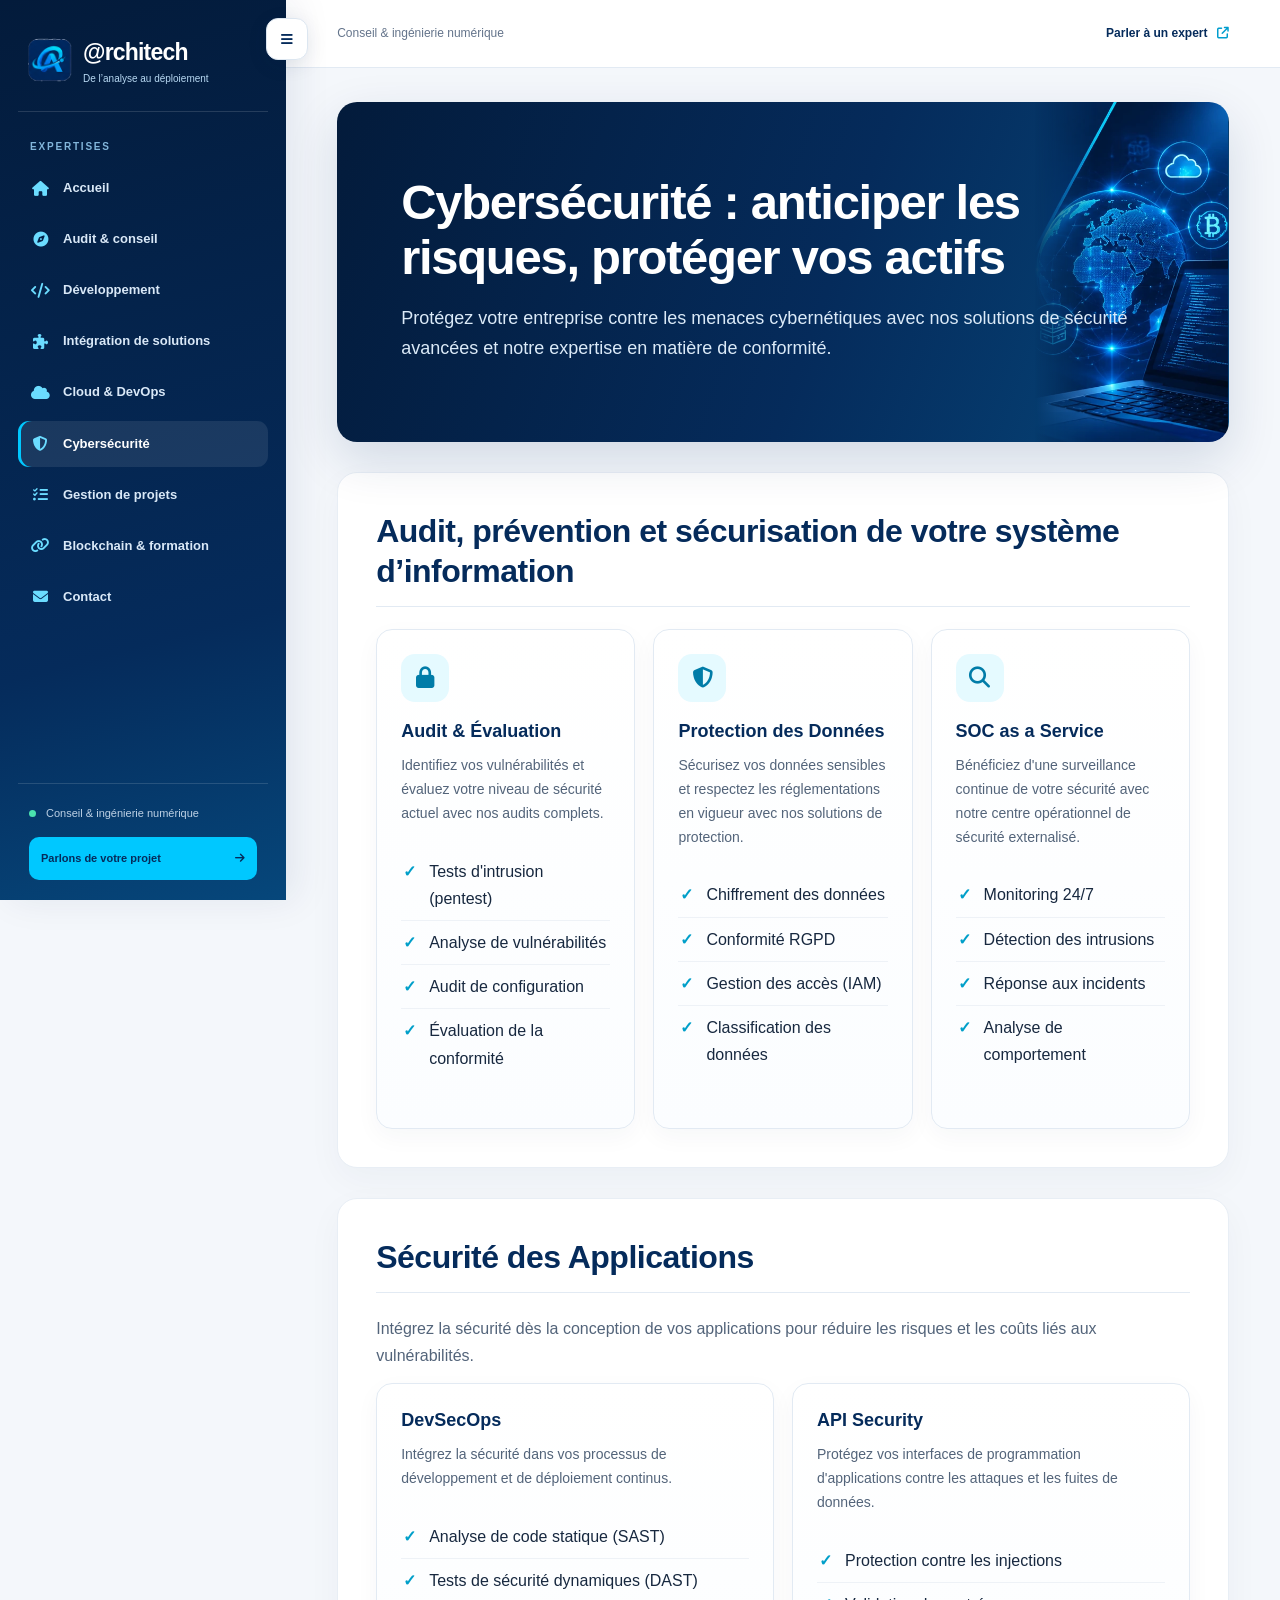
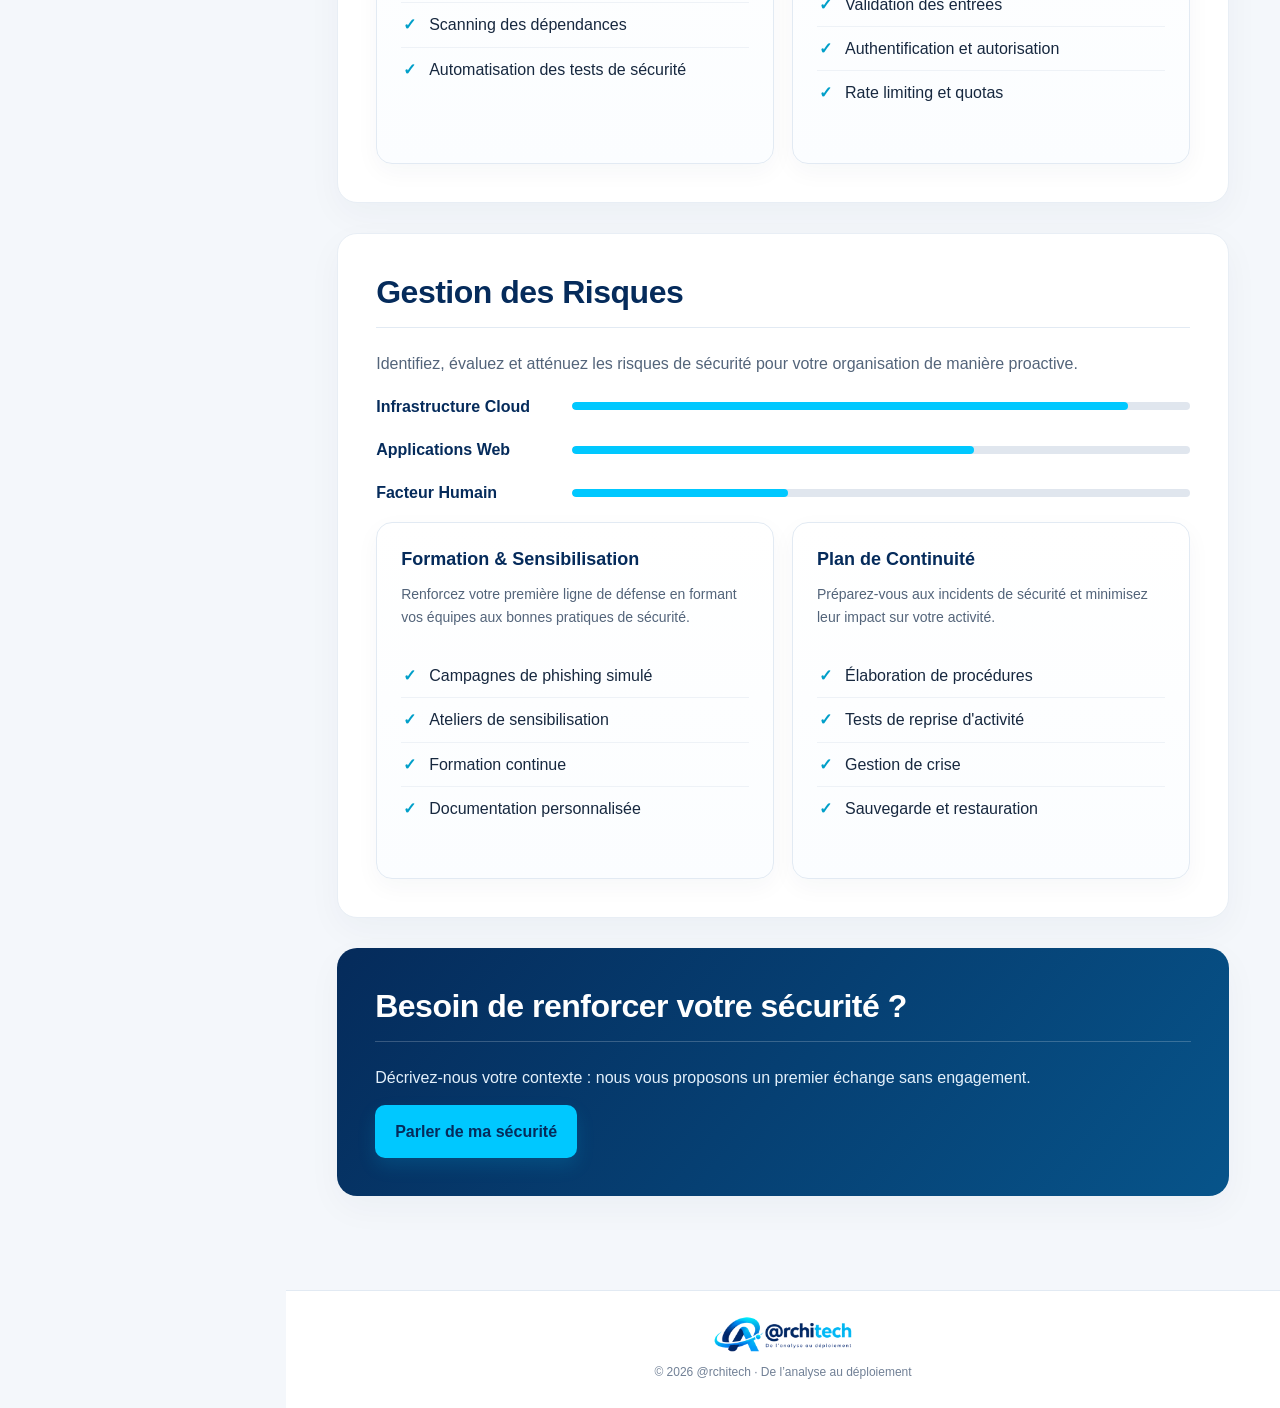
<file: cybersecurite.html>
<!DOCTYPE html>
<html lang="fr">
<head>
  <meta charset="UTF-8">
  <meta name="viewport" content="width=device-width, initial-scale=1.0">
  <title>Cybersécurité & audit | @rchitech</title>
  <meta name="description" content="Audit, protection des données, DevSecOps et gestion des risques.">
  <meta name="theme-color" content="#052B5B">
  <meta property="og:type" content="website">
  <meta property="og:locale" content="fr_FR">
  <meta property="og:site_name" content="@rchitech">
  <meta property="og:title" content="Cybersécurité & audit | @rchitech">
  <meta property="og:description" content="Audit, protection des données, DevSecOps et gestion des risques.">
  <link rel="icon" href="images/favicon-16.png" sizes="16x16" type="image/png">
  <link rel="icon" href="images/favicon-32.png" sizes="32x32" type="image/png">
  <link rel="stylesheet" href="https://cdnjs.cloudflare.com/ajax/libs/font-awesome/6.5.2/css/all.min.css">
  <link rel="stylesheet" href="css/base.css">
  <link rel="stylesheet" href="css/layout.css">
  <link rel="stylesheet" href="css/components.css">
  <link rel="stylesheet" href="css/pages/cybersecurite.css">
</head>
<body>
  <a class="skip-link" href="#contenu">Aller au contenu</a>
  <button class="sidebar-toggle" type="button" aria-label="Ouvrir ou fermer le menu" aria-controls="site-sidebar" aria-expanded="true"><i class="fa-solid fa-bars"></i></button>

  <aside class="sidebar" id="site-sidebar">
    <a class="brand" href="index.html"><img class="brand-mark" src="images/brand-icon.png" alt="" width="44" height="44"><span><strong>@rchitech</strong><small>De l’analyse au déploiement</small></span></a>
    <div class="sidebar-label">EXPERTISES</div>
    <nav class="side-nav" aria-label="Navigation principale">
        <a href="index.html"><i class="fa-solid fa-house"></i><span>Accueil</span></a>
        <a href="conseil.html"><i class="fa-solid fa-compass"></i><span>Audit & conseil</span></a>
        <a href="web-mobile.html"><i class="fa-solid fa-code"></i><span>Développement</span></a>
        <a href="integration.html"><i class="fa-solid fa-puzzle-piece"></i><span>Intégration de solutions</span></a>
        <a href="cloud-devops.html"><i class="fa-solid fa-cloud"></i><span>Cloud & DevOps</span></a>
        <a href="cybersecurite.html" class="active" aria-current="page"><i class="fa-solid fa-shield-halved"></i><span>Cybersécurité</span></a>
        <a href="gestion-projets.html"><i class="fa-solid fa-list-check"></i><span>Gestion de projets</span></a>
        <a href="blockchain-formation.html"><i class="fa-solid fa-link"></i><span>Blockchain & formation</span></a>
        <a href="contact.html"><i class="fa-solid fa-envelope"></i><span>Contact</span></a>
    </nav>
    <div class="sidebar-bottom"><span class="status-dot"></span> Conseil & ingénierie numérique
      <a class="sidebar-contact" href="contact.html#formulaire">Parlons de votre projet <i class="fa-solid fa-arrow-right"></i></a>
    </div>
  </aside>
  <div class="sidebar-scrim"></div>

  <div class="site-shell">
    <header class="topbar"><span>Conseil & ingénierie numérique</span><a href="contact.html#formulaire">Parler à un expert <i class="fa-solid fa-arrow-up-right-from-square"></i></a></header>
    <main id="contenu">
      <section class="hero">
        <h1>Cybersécurité : anticiper les risques, protéger vos actifs</h1>
        <p>Protégez votre entreprise contre les menaces cybernétiques avec nos solutions de sécurité avancées et notre expertise en matière de conformité.</p>
      </section>
      <section>
        <h2>Audit, prévention et sécurisation de votre système d’information</h2>
        <div class="services-grid">
          <div class="service-card">
            <div class="service-icon"><i class="fa-solid fa-lock"></i></div>
            <h3>Audit &amp; Évaluation</h3>
            <p>Identifiez vos vulnérabilités et évaluez votre niveau de sécurité actuel avec nos audits complets.</p>
            <ul class="feature-list">
              <li>Tests d'intrusion (pentest)</li>
              <li>Analyse de vulnérabilités</li>
              <li>Audit de configuration</li>
              <li>Évaluation de la conformité</li>
            </ul>
          </div>
          <div class="service-card">
            <div class="service-icon"><i class="fa-solid fa-shield-halved"></i></div>
            <h3>Protection des Données</h3>
            <p>Sécurisez vos données sensibles et respectez les réglementations en vigueur avec nos solutions de protection.</p>
            <ul class="feature-list">
              <li>Chiffrement des données</li>
              <li>Conformité RGPD</li>
              <li>Gestion des accès (IAM)</li>
              <li>Classification des données</li>
            </ul>
          </div>
          <div class="service-card">
            <div class="service-icon"><i class="fa-solid fa-magnifying-glass"></i></div>
            <h3>SOC as a Service</h3>
            <p>Bénéficiez d'une surveillance continue de votre sécurité avec notre centre opérationnel de sécurité externalisé.</p>
            <ul class="feature-list">
              <li>Monitoring 24/7</li>
              <li>Détection des intrusions</li>
              <li>Réponse aux incidents</li>
              <li>Analyse de comportement</li>
            </ul>
          </div>
        </div>
      </section>
      <section>
        <h2>Sécurité des Applications</h2>
        <p>Intégrez la sécurité dès la conception de vos applications pour réduire les risques et les coûts liés aux vulnérabilités.</p>
        <div class="services-grid">
          <div class="service-card">
            <h3>DevSecOps</h3>
            <p>Intégrez la sécurité dans vos processus de développement et de déploiement continus.</p>
            <ul class="feature-list">
              <li>Analyse de code statique (SAST)</li>
              <li>Tests de sécurité dynamiques (DAST)</li>
              <li>Scanning des dépendances</li>
              <li>Automatisation des tests de sécurité</li>
            </ul>
          </div>
          <div class="service-card">
            <h3>API Security</h3>
            <p>Protégez vos interfaces de programmation d'applications contre les attaques et les fuites de données.</p>
            <ul class="feature-list">
              <li>Protection contre les injections</li>
              <li>Validation des entrées</li>
              <li>Authentification et autorisation</li>
              <li>Rate limiting et quotas</li>
            </ul>
          </div>
        </div>
      </section>
      <section>
        <h2>Gestion des Risques</h2>
        <p>Identifiez, évaluez et atténuez les risques de sécurité pour votre organisation de manière proactive.</p>
        <div class="security-level">
          <span>Infrastructure Cloud</span>
          <div class="security-meter">
            <div class="security-fill security-fill--high"></div>
          </div>
        </div>
        <div class="security-level">
          <span>Applications Web</span>
          <div class="security-meter">
            <div class="security-fill security-fill--medium"></div>
          </div>
        </div>
        <div class="security-level">
          <span>Facteur Humain</span>
          <div class="security-meter">
            <div class="security-fill security-fill--low"></div>
          </div>
        </div>
        <div class="services-grid">
          <div class="service-card">
            <h3>Formation &amp; Sensibilisation</h3>
            <p>Renforcez votre première ligne de défense en formant vos équipes aux bonnes pratiques de sécurité.</p>
            <ul class="feature-list">
              <li>Campagnes de phishing simulé</li>
              <li>Ateliers de sensibilisation</li>
              <li>Formation continue</li>
              <li>Documentation personnalisée</li>
            </ul>
          </div>
          <div class="service-card">
            <h3>Plan de Continuité</h3>
            <p>Préparez-vous aux incidents de sécurité et minimisez leur impact sur votre activité.</p>
            <ul class="feature-list">
              <li>Élaboration de procédures</li>
              <li>Tests de reprise d'activité</li>
              <li>Gestion de crise</li>
              <li>Sauvegarde et restauration</li>
            </ul>
          </div>
        </div>
      </section>
      <section class="cta-panel">
        <h2>Besoin de renforcer votre sécurité ?</h2>
        <p>Décrivez-nous votre contexte : nous vous proposons un premier échange sans engagement.</p>
        <a class="cta-button" href="contact.html?service=cybersecurite#formulaire">Parler de ma sécurité</a>
      </section>
    </main>
  </div>

  <footer class="site-footer"><img class="footer-logo" src="images/logo.png" alt="@rchitech — De l’analyse au déploiement" width="139" height="36"><p>© 2026 @rchitech · De l’analyse au déploiement</p></footer>
  <script src="js/main.js" defer></script>
</body>
</html>
</file>
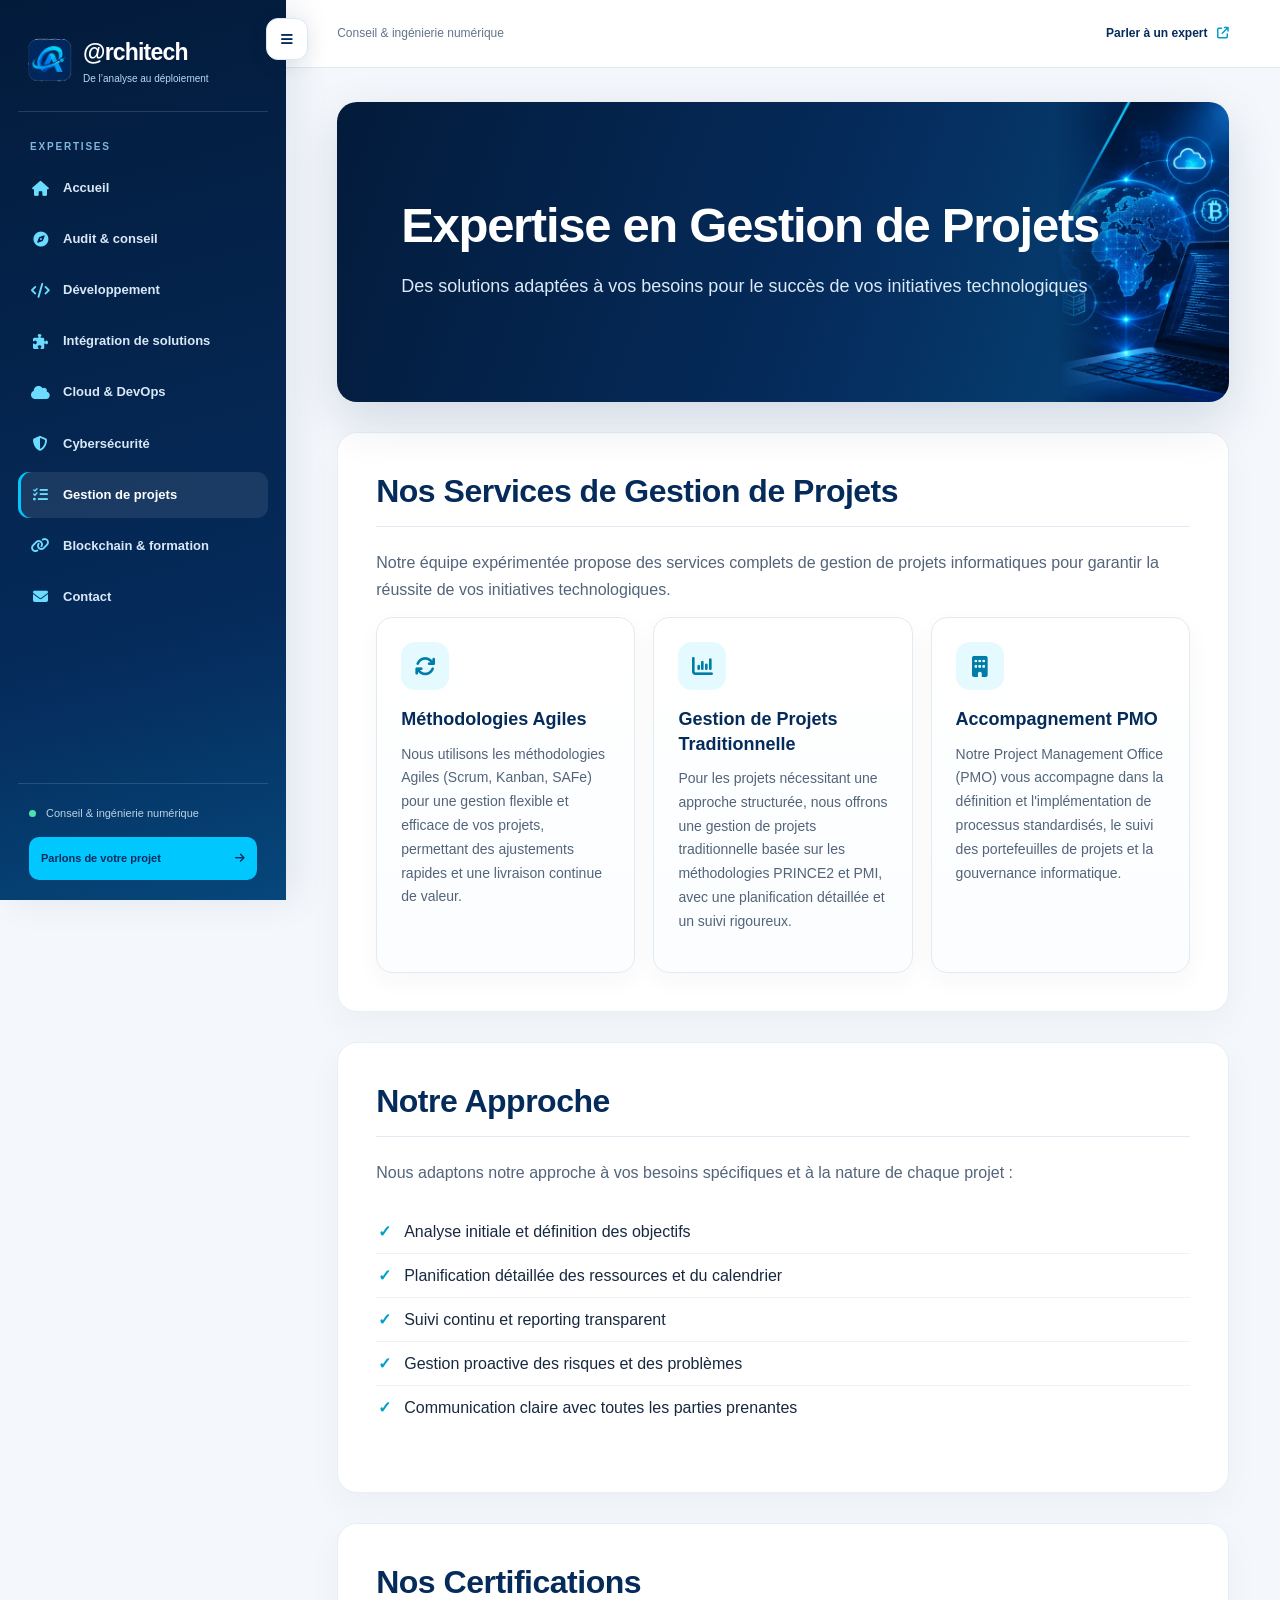
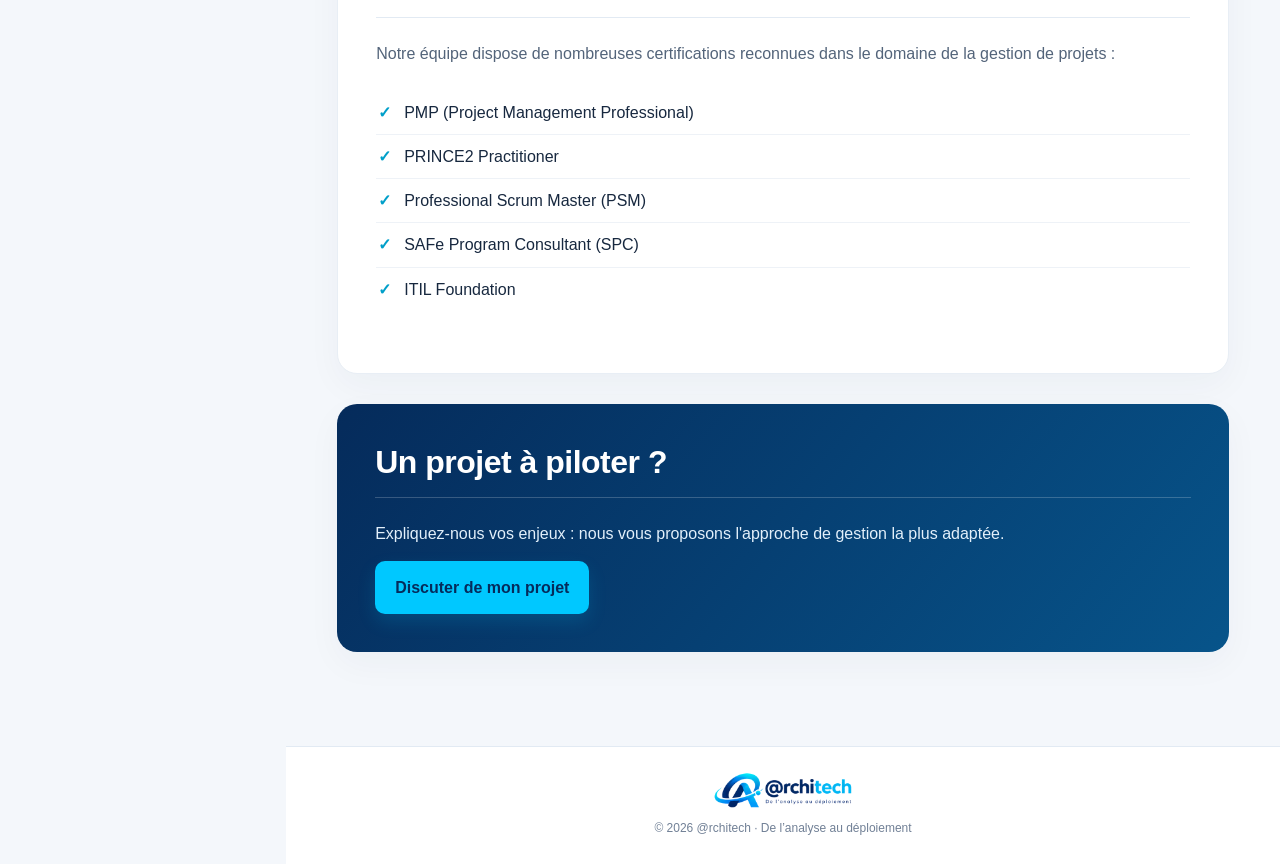
<file: gestion-projets.html>
<!DOCTYPE html>
<html lang="fr">
<head>
  <meta charset="UTF-8">
  <meta name="viewport" content="width=device-width, initial-scale=1.0">
  <title>Gestion de projets IT | @rchitech</title>
  <meta name="description" content="Pilotage de projets informatiques en méthodes agiles ou traditionnelles.">
  <meta name="theme-color" content="#052B5B">
  <meta property="og:type" content="website">
  <meta property="og:locale" content="fr_FR">
  <meta property="og:site_name" content="@rchitech">
  <meta property="og:title" content="Gestion de projets IT | @rchitech">
  <meta property="og:description" content="Pilotage de projets informatiques en méthodes agiles ou traditionnelles.">
  <link rel="icon" href="images/favicon-16.png" sizes="16x16" type="image/png">
  <link rel="icon" href="images/favicon-32.png" sizes="32x32" type="image/png">
  <link rel="stylesheet" href="https://cdnjs.cloudflare.com/ajax/libs/font-awesome/6.5.2/css/all.min.css">
  <link rel="stylesheet" href="css/base.css">
  <link rel="stylesheet" href="css/layout.css">
  <link rel="stylesheet" href="css/components.css">
</head>
<body>
  <a class="skip-link" href="#contenu">Aller au contenu</a>
  <button class="sidebar-toggle" type="button" aria-label="Ouvrir ou fermer le menu" aria-controls="site-sidebar" aria-expanded="true"><i class="fa-solid fa-bars"></i></button>

  <aside class="sidebar" id="site-sidebar">
    <a class="brand" href="index.html"><img class="brand-mark" src="images/brand-icon.png" alt="" width="44" height="44"><span><strong>@rchitech</strong><small>De l’analyse au déploiement</small></span></a>
    <div class="sidebar-label">EXPERTISES</div>
    <nav class="side-nav" aria-label="Navigation principale">
        <a href="index.html"><i class="fa-solid fa-house"></i><span>Accueil</span></a>
        <a href="conseil.html"><i class="fa-solid fa-compass"></i><span>Audit & conseil</span></a>
        <a href="web-mobile.html"><i class="fa-solid fa-code"></i><span>Développement</span></a>
        <a href="integration.html"><i class="fa-solid fa-puzzle-piece"></i><span>Intégration de solutions</span></a>
        <a href="cloud-devops.html"><i class="fa-solid fa-cloud"></i><span>Cloud & DevOps</span></a>
        <a href="cybersecurite.html"><i class="fa-solid fa-shield-halved"></i><span>Cybersécurité</span></a>
        <a href="gestion-projets.html" class="active" aria-current="page"><i class="fa-solid fa-list-check"></i><span>Gestion de projets</span></a>
        <a href="blockchain-formation.html"><i class="fa-solid fa-link"></i><span>Blockchain & formation</span></a>
        <a href="contact.html"><i class="fa-solid fa-envelope"></i><span>Contact</span></a>
    </nav>
    <div class="sidebar-bottom"><span class="status-dot"></span> Conseil & ingénierie numérique
      <a class="sidebar-contact" href="contact.html#formulaire">Parlons de votre projet <i class="fa-solid fa-arrow-right"></i></a>
    </div>
  </aside>
  <div class="sidebar-scrim"></div>

  <div class="site-shell">
    <header class="topbar"><span>Conseil & ingénierie numérique</span><a href="contact.html#formulaire">Parler à un expert <i class="fa-solid fa-arrow-up-right-from-square"></i></a></header>
    <main id="contenu">
      <section class="hero">
        <h1>Expertise en Gestion de Projets</h1>
        <p>Des solutions adaptées à vos besoins pour le succès de vos initiatives technologiques</p>
      </section>
      <section>
        <h2>Nos Services de Gestion de Projets</h2>
        <p>Notre équipe expérimentée propose des services complets de gestion de projets informatiques pour garantir la réussite de vos initiatives technologiques.</p>
        <div class="services-grid">
          <div class="service-card">
            <div class="service-icon"><i class="fa-solid fa-arrows-rotate"></i></div>
            <h3>Méthodologies Agiles</h3>
            <p>Nous utilisons les méthodologies Agiles (Scrum, Kanban, SAFe) pour une gestion flexible et efficace de vos projets, permettant des ajustements rapides et une livraison continue de valeur.</p>
          </div>
          <div class="service-card">
            <div class="service-icon"><i class="fa-solid fa-chart-column"></i></div>
            <h3>Gestion de Projets Traditionnelle</h3>
            <p>Pour les projets nécessitant une approche structurée, nous offrons une gestion de projets traditionnelle basée sur les méthodologies PRINCE2 et PMI, avec une planification détaillée et un suivi rigoureux.</p>
          </div>
          <div class="service-card">
            <div class="service-icon"><i class="fa-solid fa-building"></i></div>
            <h3>Accompagnement PMO</h3>
            <p>Notre Project Management Office (PMO) vous accompagne dans la définition et l'implémentation de processus standardisés, le suivi des portefeuilles de projets et la gouvernance informatique.</p>
          </div>
        </div>
      </section>
      <section>
        <h2>Notre Approche</h2>
        <p>Nous adaptons notre approche à vos besoins spécifiques et à la nature de chaque projet :</p>
        <ul class="feature-list">
          <li>Analyse initiale et définition des objectifs</li>
          <li>Planification détaillée des ressources et du calendrier</li>
          <li>Suivi continu et reporting transparent</li>
          <li>Gestion proactive des risques et des problèmes</li>
          <li>Communication claire avec toutes les parties prenantes</li>
        </ul>
      </section>
      <section>
        <h2>Nos Certifications</h2>
        <p>Notre équipe dispose de nombreuses certifications reconnues dans le domaine de la gestion de projets :</p>
        <ul class="feature-list">
          <li>PMP (Project Management Professional)</li>
          <li>PRINCE2 Practitioner</li>
          <li>Professional Scrum Master (PSM)</li>
          <li>SAFe Program Consultant (SPC)</li>
          <li>ITIL Foundation</li>
        </ul>
      </section>
      <section class="cta-panel">
        <h2>Un projet à piloter ?</h2>
        <p>Expliquez-nous vos enjeux : nous vous proposons l'approche de gestion la plus adaptée.</p>
        <a class="cta-button" href="contact.html?service=gestion-projets#formulaire">Discuter de mon projet</a>
      </section>
    </main>
  </div>

  <footer class="site-footer"><img class="footer-logo" src="images/logo.png" alt="@rchitech — De l’analyse au déploiement" width="139" height="36"><p>© 2026 @rchitech · De l’analyse au déploiement</p></footer>
  <script src="js/main.js" defer></script>
</body>
</html>
</file>
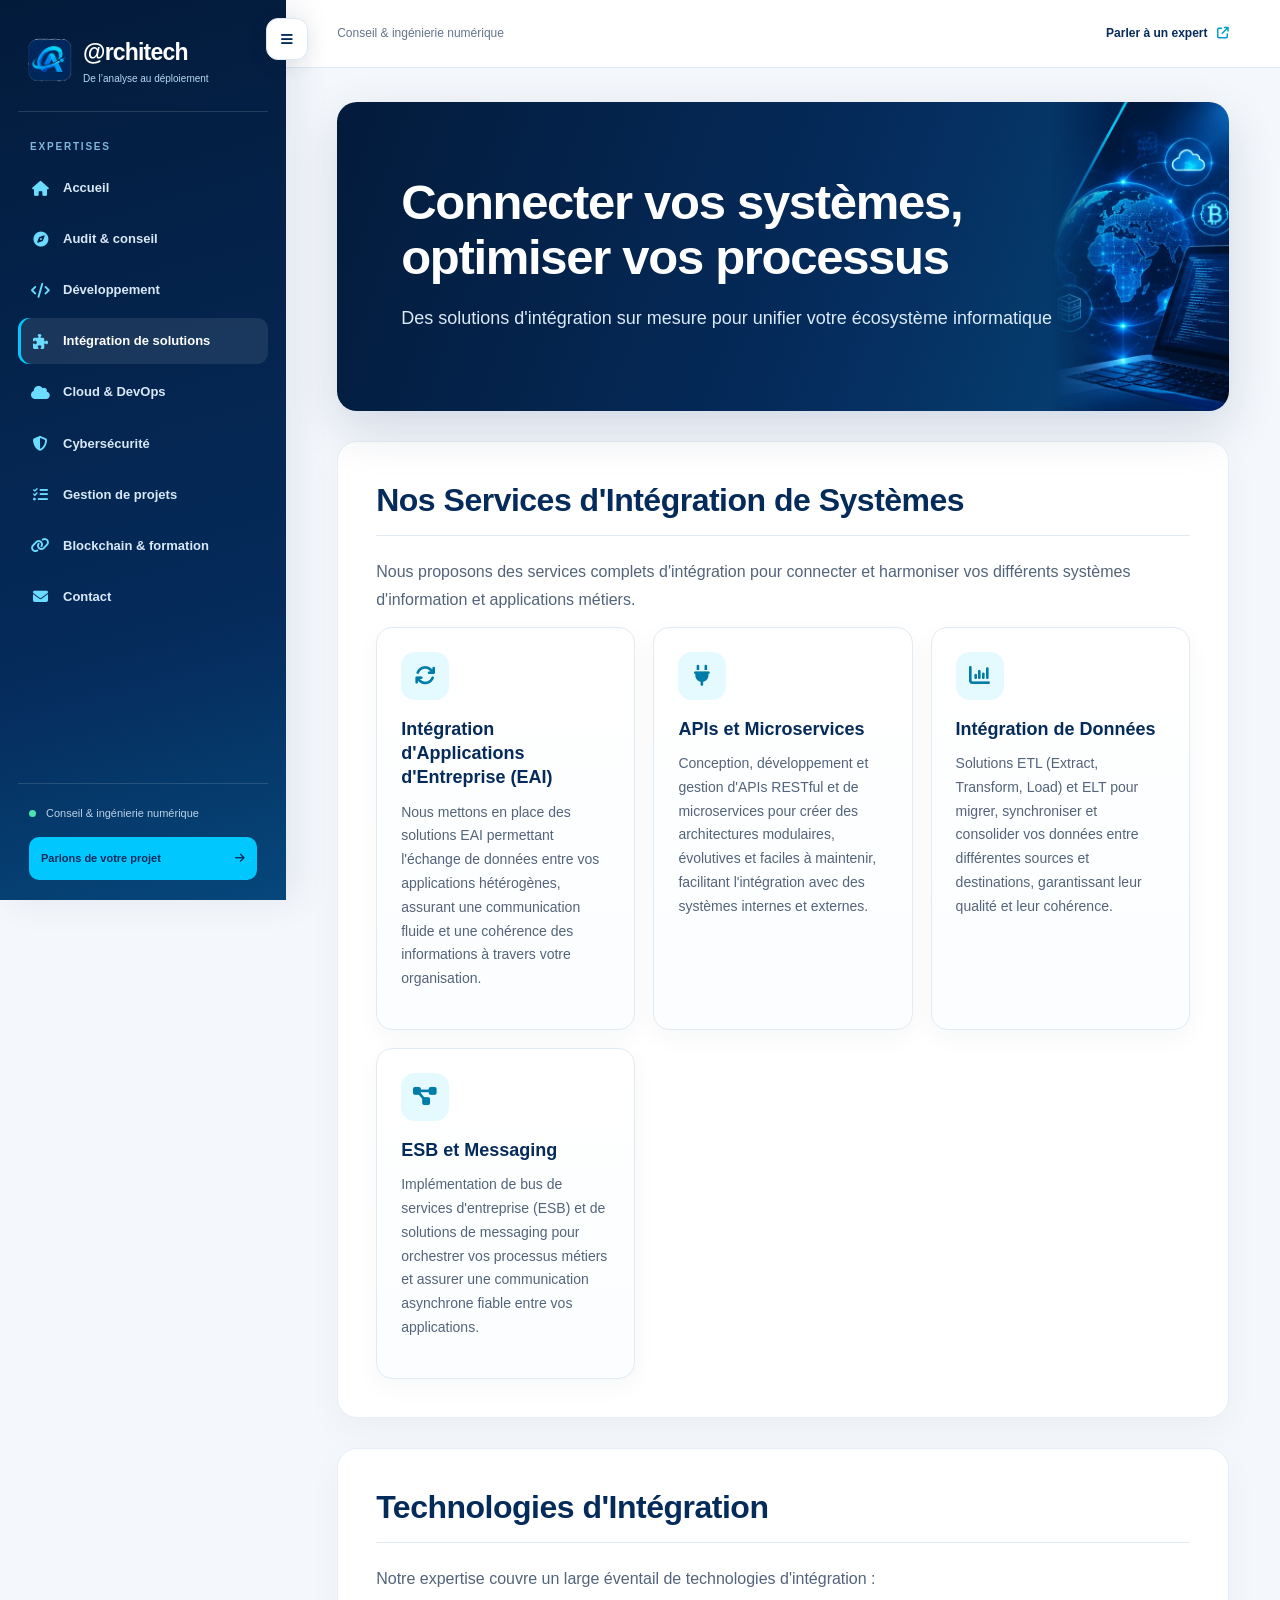
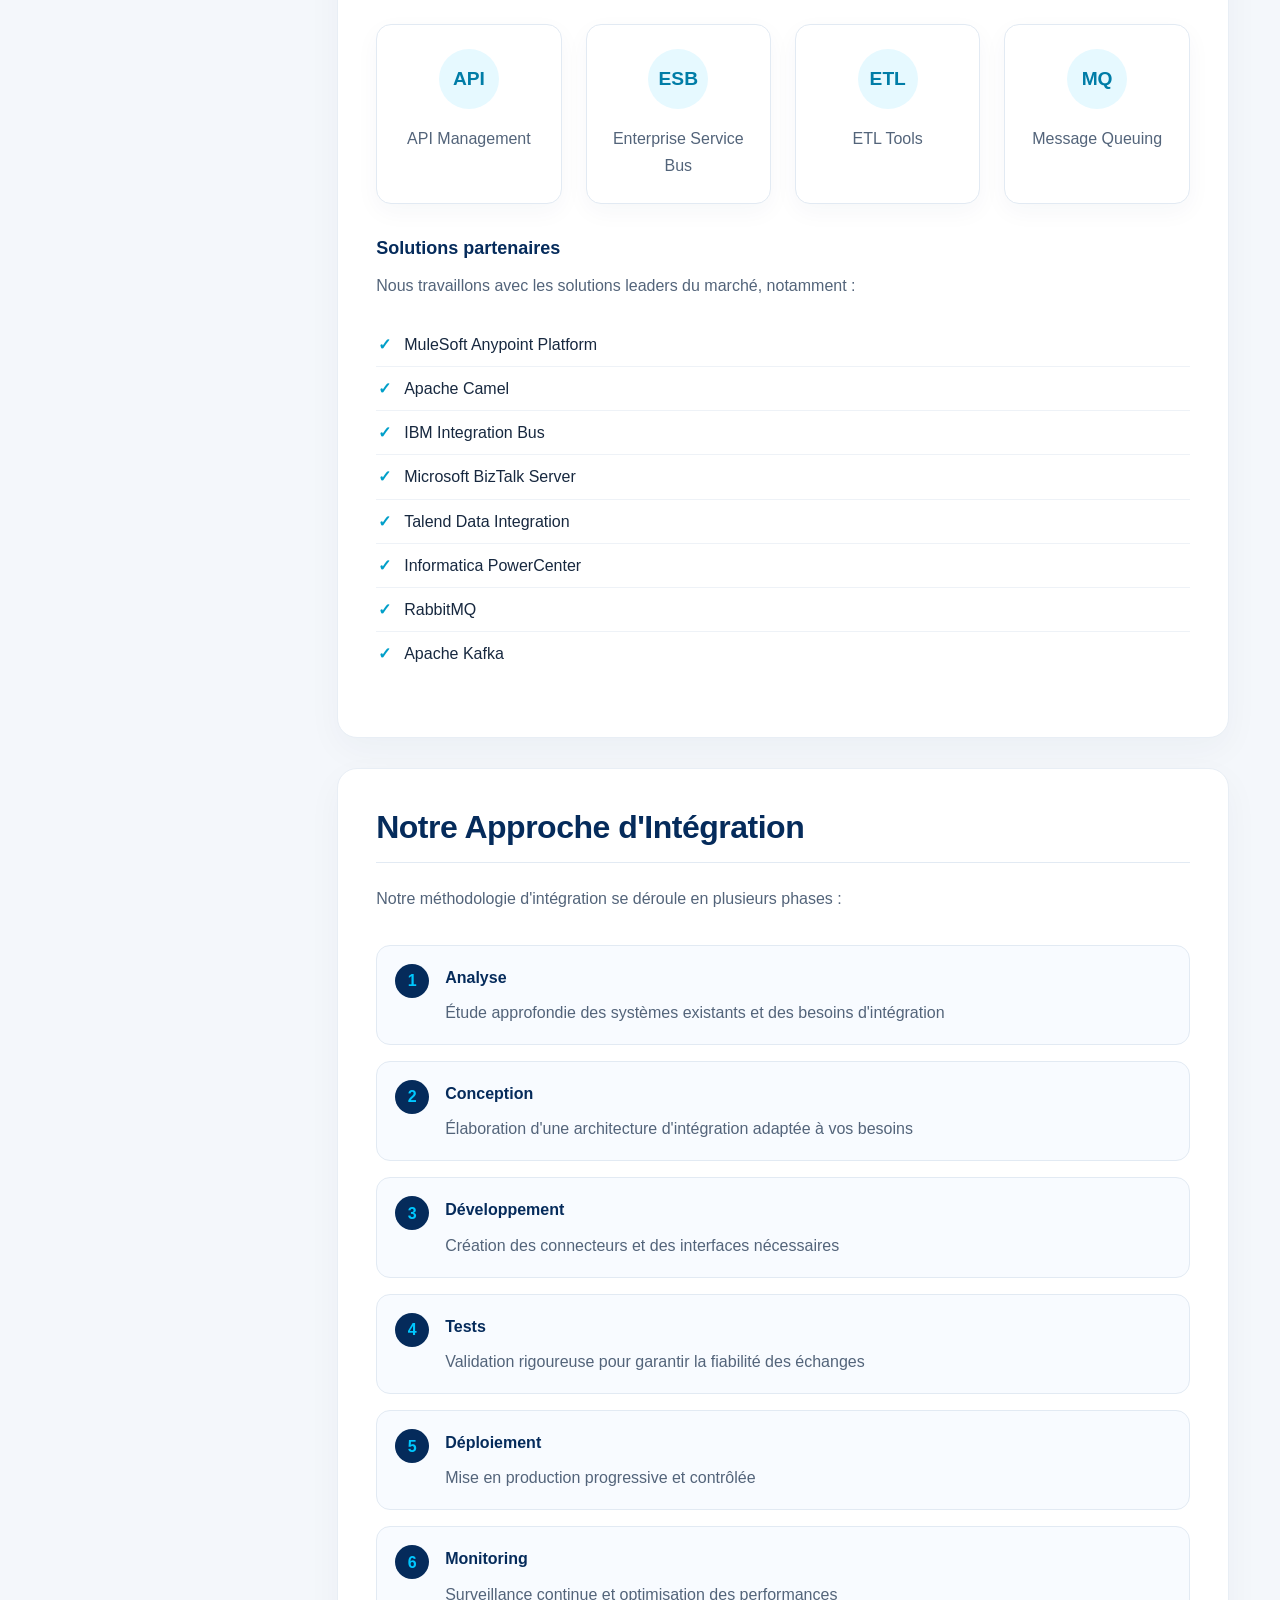
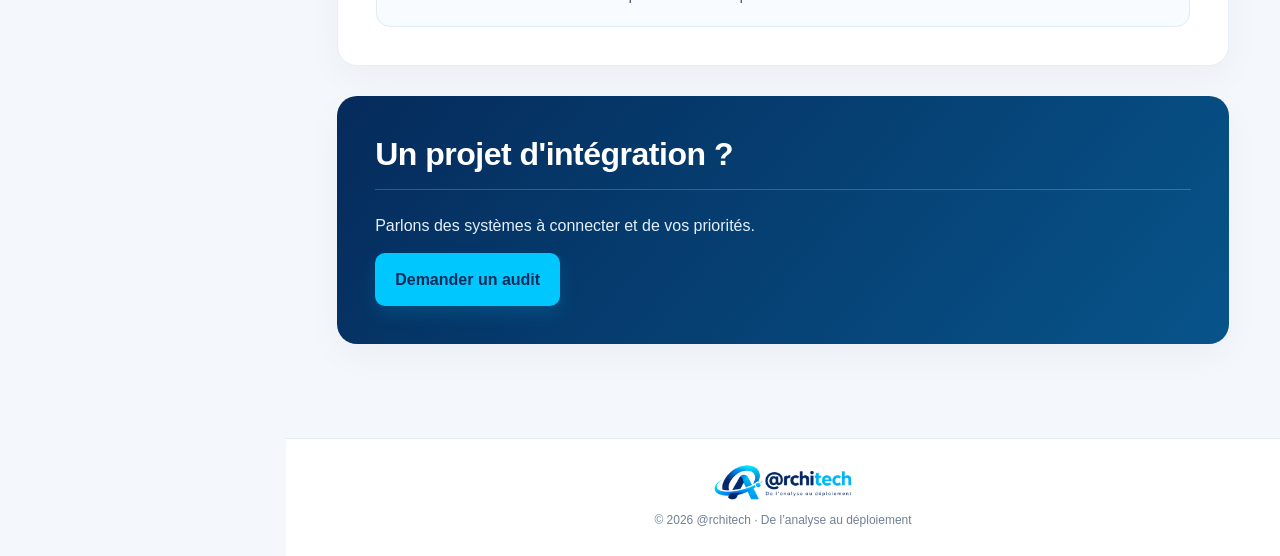
<file: integration.html>
<!DOCTYPE html>
<html lang="fr">
<head>
  <meta charset="UTF-8">
  <meta name="viewport" content="width=device-width, initial-scale=1.0">
  <title>Intégration de solutions | @rchitech</title>
  <meta name="description" content="EAI, API, ETL et messaging : connectez vos systèmes d'information.">
  <meta name="theme-color" content="#052B5B">
  <meta property="og:type" content="website">
  <meta property="og:locale" content="fr_FR">
  <meta property="og:site_name" content="@rchitech">
  <meta property="og:title" content="Intégration de solutions | @rchitech">
  <meta property="og:description" content="EAI, API, ETL et messaging : connectez vos systèmes d'information.">
  <link rel="icon" href="images/favicon-16.png" sizes="16x16" type="image/png">
  <link rel="icon" href="images/favicon-32.png" sizes="32x32" type="image/png">
  <link rel="stylesheet" href="https://cdnjs.cloudflare.com/ajax/libs/font-awesome/6.5.2/css/all.min.css">
  <link rel="stylesheet" href="css/base.css">
  <link rel="stylesheet" href="css/layout.css">
  <link rel="stylesheet" href="css/components.css">
</head>
<body>
  <a class="skip-link" href="#contenu">Aller au contenu</a>
  <button class="sidebar-toggle" type="button" aria-label="Ouvrir ou fermer le menu" aria-controls="site-sidebar" aria-expanded="true"><i class="fa-solid fa-bars"></i></button>

  <aside class="sidebar" id="site-sidebar">
    <a class="brand" href="index.html"><img class="brand-mark" src="images/brand-icon.png" alt="" width="44" height="44"><span><strong>@rchitech</strong><small>De l’analyse au déploiement</small></span></a>
    <div class="sidebar-label">EXPERTISES</div>
    <nav class="side-nav" aria-label="Navigation principale">
        <a href="index.html"><i class="fa-solid fa-house"></i><span>Accueil</span></a>
        <a href="conseil.html"><i class="fa-solid fa-compass"></i><span>Audit & conseil</span></a>
        <a href="web-mobile.html"><i class="fa-solid fa-code"></i><span>Développement</span></a>
        <a href="integration.html" class="active" aria-current="page"><i class="fa-solid fa-puzzle-piece"></i><span>Intégration de solutions</span></a>
        <a href="cloud-devops.html"><i class="fa-solid fa-cloud"></i><span>Cloud & DevOps</span></a>
        <a href="cybersecurite.html"><i class="fa-solid fa-shield-halved"></i><span>Cybersécurité</span></a>
        <a href="gestion-projets.html"><i class="fa-solid fa-list-check"></i><span>Gestion de projets</span></a>
        <a href="blockchain-formation.html"><i class="fa-solid fa-link"></i><span>Blockchain & formation</span></a>
        <a href="contact.html"><i class="fa-solid fa-envelope"></i><span>Contact</span></a>
    </nav>
    <div class="sidebar-bottom"><span class="status-dot"></span> Conseil & ingénierie numérique
      <a class="sidebar-contact" href="contact.html#formulaire">Parlons de votre projet <i class="fa-solid fa-arrow-right"></i></a>
    </div>
  </aside>
  <div class="sidebar-scrim"></div>

  <div class="site-shell">
    <header class="topbar"><span>Conseil & ingénierie numérique</span><a href="contact.html#formulaire">Parler à un expert <i class="fa-solid fa-arrow-up-right-from-square"></i></a></header>
    <main id="contenu">
      <section class="hero">
        <h1>Connecter vos systèmes, optimiser vos processus</h1>
        <p>Des solutions d'intégration sur mesure pour unifier votre écosystème informatique</p>
      </section>
      <section>
        <h2>Nos Services d'Intégration de Systèmes</h2>
        <p>Nous proposons des services complets d'intégration pour connecter et harmoniser vos différents systèmes d'information et applications métiers.</p>
        <div class="services-grid">
          <div class="service-card">
            <div class="service-icon"><i class="fa-solid fa-arrows-rotate"></i></div>
            <h3>Intégration d'Applications d'Entreprise (EAI)</h3>
            <p>Nous mettons en place des solutions EAI permettant l'échange de données entre vos applications hétérogènes, assurant une communication fluide et une cohérence des informations à travers votre organisation.</p>
          </div>
          <div class="service-card">
            <div class="service-icon"><i class="fa-solid fa-plug"></i></div>
            <h3>APIs et Microservices</h3>
            <p>Conception, développement et gestion d'APIs RESTful et de microservices pour créer des architectures modulaires, évolutives et faciles à maintenir, facilitant l'intégration avec des systèmes internes et externes.</p>
          </div>
          <div class="service-card">
            <div class="service-icon"><i class="fa-solid fa-chart-column"></i></div>
            <h3>Intégration de Données</h3>
            <p>Solutions ETL (Extract, Transform, Load) et ELT pour migrer, synchroniser et consolider vos données entre différentes sources et destinations, garantissant leur qualité et leur cohérence.</p>
          </div>
          <div class="service-card">
            <div class="service-icon"><i class="fa-solid fa-diagram-project"></i></div>
            <h3>ESB et Messaging</h3>
            <p>Implémentation de bus de services d'entreprise (ESB) et de solutions de messaging pour orchestrer vos processus métiers et assurer une communication asynchrone fiable entre vos applications.</p>
          </div>
        </div>
      </section>
      <section>
        <h2>Technologies d'Intégration</h2>
        <p>Notre expertise couvre un large éventail de technologies d'intégration :</p>
        <div class="tech-grid">
          <div class="tech-item">
            <div class="tech-icon">API</div>
            <p>API Management</p>
          </div>
          <div class="tech-item">
            <div class="tech-icon">ESB</div>
            <p>Enterprise Service Bus</p>
          </div>
          <div class="tech-item">
            <div class="tech-icon">ETL</div>
            <p>ETL Tools</p>
          </div>
          <div class="tech-item">
            <div class="tech-icon">MQ</div>
            <p>Message Queuing</p>
          </div>
        </div>
        <h3>Solutions partenaires</h3>
        <p>Nous travaillons avec les solutions leaders du marché, notamment :</p>
        <ul class="feature-list">
          <li>MuleSoft Anypoint Platform</li>
          <li>Apache Camel</li>
          <li>IBM Integration Bus</li>
          <li>Microsoft BizTalk Server</li>
          <li>Talend Data Integration</li>
          <li>Informatica PowerCenter</li>
          <li>RabbitMQ</li>
          <li>Apache Kafka</li>
        </ul>
      </section>
      <section>
        <h2>Notre Approche d'Intégration</h2>
        <p>Notre méthodologie d'intégration se déroule en plusieurs phases :</p>
        <div class="process-steps">
          <div class="step">
            <div class="step-number">1</div>
            <div class="step-content">
              <h4>Analyse</h4>
              <p>Étude approfondie des systèmes existants et des besoins d'intégration</p>
            </div>
          </div>
          <div class="step">
            <div class="step-number">2</div>
            <div class="step-content">
              <h4>Conception</h4>
              <p>Élaboration d'une architecture d'intégration adaptée à vos besoins</p>
            </div>
          </div>
          <div class="step">
            <div class="step-number">3</div>
            <div class="step-content">
              <h4>Développement</h4>
              <p>Création des connecteurs et des interfaces nécessaires</p>
            </div>
          </div>
          <div class="step">
            <div class="step-number">4</div>
            <div class="step-content">
              <h4>Tests</h4>
              <p>Validation rigoureuse pour garantir la fiabilité des échanges</p>
            </div>
          </div>
          <div class="step">
            <div class="step-number">5</div>
            <div class="step-content">
              <h4>Déploiement</h4>
              <p>Mise en production progressive et contrôlée</p>
            </div>
          </div>
          <div class="step">
            <div class="step-number">6</div>
            <div class="step-content">
              <h4>Monitoring</h4>
              <p>Surveillance continue et optimisation des performances</p>
            </div>
          </div>
        </div>
      </section>
      <section class="cta-panel">
        <h2>Un projet d'intégration ?</h2>
        <p>Parlons des systèmes à connecter et de vos priorités.</p>
        <a class="cta-button" href="contact.html?service=integration#formulaire">Demander un audit</a>
      </section>
    </main>
  </div>

  <footer class="site-footer"><img class="footer-logo" src="images/logo.png" alt="@rchitech — De l’analyse au déploiement" width="139" height="36"><p>© 2026 @rchitech · De l’analyse au déploiement</p></footer>
  <script src="js/main.js" defer></script>
</body>
</html>
</file>
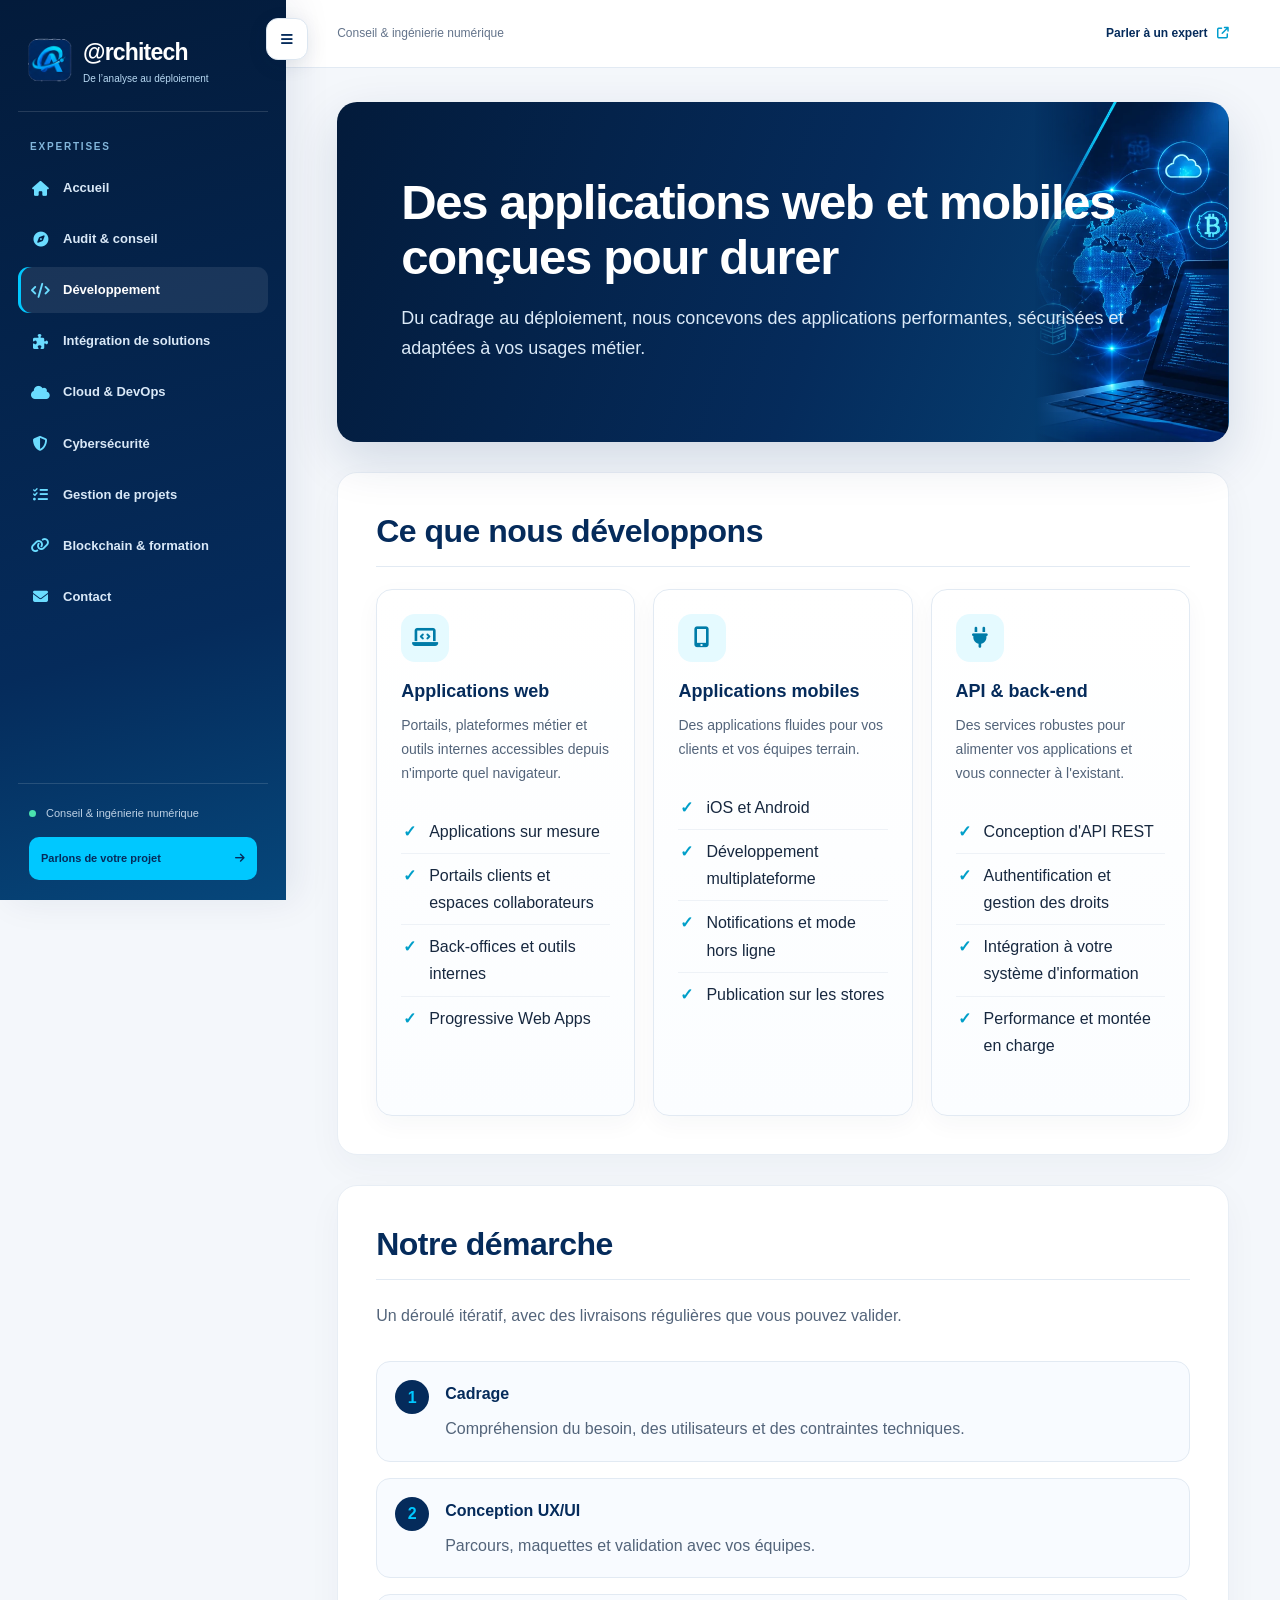
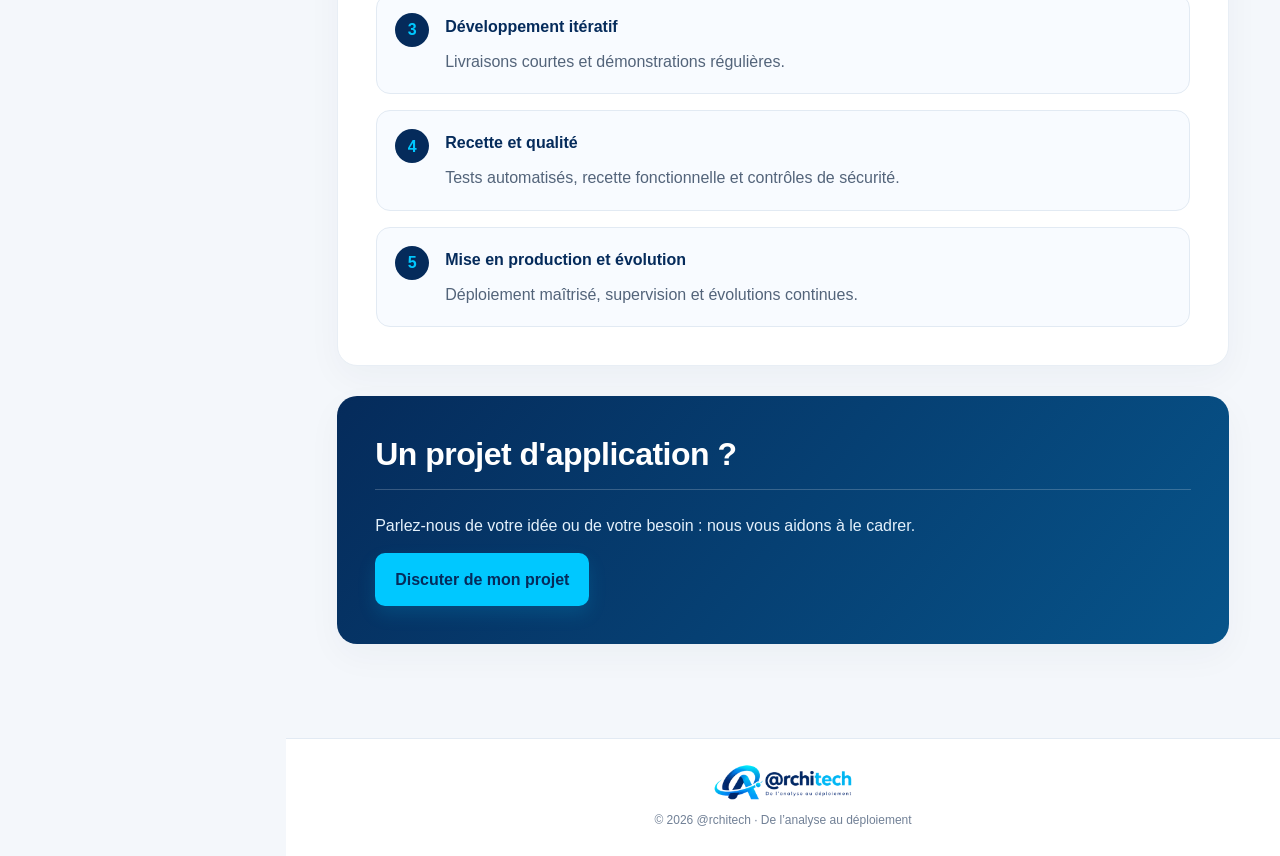
<file: web-mobile.html>
<!DOCTYPE html>
<html lang="fr">
<head>
  <meta charset="UTF-8">
  <meta name="viewport" content="width=device-width, initial-scale=1.0">
  <title>Développement web & mobile | @rchitech</title>
  <meta name="description" content="Applications web, applications mobiles et API conçues sur mesure, du cadrage au déploiement.">
  <meta name="theme-color" content="#052B5B">
  <meta property="og:type" content="website">
  <meta property="og:locale" content="fr_FR">
  <meta property="og:site_name" content="@rchitech">
  <meta property="og:title" content="Développement web & mobile | @rchitech">
  <meta property="og:description" content="Applications web, applications mobiles et API conçues sur mesure, du cadrage au déploiement.">
  <link rel="icon" href="images/favicon-16.png" sizes="16x16" type="image/png">
  <link rel="icon" href="images/favicon-32.png" sizes="32x32" type="image/png">
  <link rel="stylesheet" href="https://cdnjs.cloudflare.com/ajax/libs/font-awesome/6.5.2/css/all.min.css">
  <link rel="stylesheet" href="css/base.css">
  <link rel="stylesheet" href="css/layout.css">
  <link rel="stylesheet" href="css/components.css">
</head>
<body>
  <a class="skip-link" href="#contenu">Aller au contenu</a>
  <button class="sidebar-toggle" type="button" aria-label="Ouvrir ou fermer le menu" aria-controls="site-sidebar" aria-expanded="true"><i class="fa-solid fa-bars"></i></button>

  <aside class="sidebar" id="site-sidebar">
    <a class="brand" href="index.html"><img class="brand-mark" src="images/brand-icon.png" alt="" width="44" height="44"><span><strong>@rchitech</strong><small>De l’analyse au déploiement</small></span></a>
    <div class="sidebar-label">EXPERTISES</div>
    <nav class="side-nav" aria-label="Navigation principale">
        <a href="index.html"><i class="fa-solid fa-house"></i><span>Accueil</span></a>
        <a href="conseil.html"><i class="fa-solid fa-compass"></i><span>Audit & conseil</span></a>
        <a href="web-mobile.html" class="active" aria-current="page"><i class="fa-solid fa-code"></i><span>Développement</span></a>
        <a href="integration.html"><i class="fa-solid fa-puzzle-piece"></i><span>Intégration de solutions</span></a>
        <a href="cloud-devops.html"><i class="fa-solid fa-cloud"></i><span>Cloud & DevOps</span></a>
        <a href="cybersecurite.html"><i class="fa-solid fa-shield-halved"></i><span>Cybersécurité</span></a>
        <a href="gestion-projets.html"><i class="fa-solid fa-list-check"></i><span>Gestion de projets</span></a>
        <a href="blockchain-formation.html"><i class="fa-solid fa-link"></i><span>Blockchain & formation</span></a>
        <a href="contact.html"><i class="fa-solid fa-envelope"></i><span>Contact</span></a>
    </nav>
    <div class="sidebar-bottom"><span class="status-dot"></span> Conseil & ingénierie numérique
      <a class="sidebar-contact" href="contact.html#formulaire">Parlons de votre projet <i class="fa-solid fa-arrow-right"></i></a>
    </div>
  </aside>
  <div class="sidebar-scrim"></div>

  <div class="site-shell">
    <header class="topbar"><span>Conseil & ingénierie numérique</span><a href="contact.html#formulaire">Parler à un expert <i class="fa-solid fa-arrow-up-right-from-square"></i></a></header>
    <main id="contenu">
      <section class="hero">
        <h1>Des applications web et mobiles conçues pour durer</h1>
        <p>Du cadrage au déploiement, nous concevons des applications performantes, sécurisées et adaptées à vos usages métier.</p>
      </section>
      <section>
        <h2>Ce que nous développons</h2>
        <div class="services-grid">
          <div class="service-card">
            <div class="service-icon"><i class="fa-solid fa-laptop-code"></i></div>
            <h3>Applications web</h3>
            <p>Portails, plateformes métier et outils internes accessibles depuis n'importe quel navigateur.</p>
            <ul class="feature-list">
              <li>Applications sur mesure</li>
              <li>Portails clients et espaces collaborateurs</li>
              <li>Back-offices et outils internes</li>
              <li>Progressive Web Apps</li>
            </ul>
          </div>
          <div class="service-card">
            <div class="service-icon"><i class="fa-solid fa-mobile-screen-button"></i></div>
            <h3>Applications mobiles</h3>
            <p>Des applications fluides pour vos clients et vos équipes terrain.</p>
            <ul class="feature-list">
              <li>iOS et Android</li>
              <li>Développement multiplateforme</li>
              <li>Notifications et mode hors ligne</li>
              <li>Publication sur les stores</li>
            </ul>
          </div>
          <div class="service-card">
            <div class="service-icon"><i class="fa-solid fa-plug"></i></div>
            <h3>API &amp; back-end</h3>
            <p>Des services robustes pour alimenter vos applications et vous connecter à l'existant.</p>
            <ul class="feature-list">
              <li>Conception d'API REST</li>
              <li>Authentification et gestion des droits</li>
              <li>Intégration à votre système d'information</li>
              <li>Performance et montée en charge</li>
            </ul>
          </div>
        </div>
      </section>
      <section>
        <h2>Notre démarche</h2>
        <p>Un déroulé itératif, avec des livraisons régulières que vous pouvez valider.</p>
        <div class="process-steps">
          <div class="step">
            <div class="step-number">1</div>
            <div class="step-content">
              <h4>Cadrage</h4>
              <p>Compréhension du besoin, des utilisateurs et des contraintes techniques.</p>
            </div>
          </div>
          <div class="step">
            <div class="step-number">2</div>
            <div class="step-content">
              <h4>Conception UX/UI</h4>
              <p>Parcours, maquettes et validation avec vos équipes.</p>
            </div>
          </div>
          <div class="step">
            <div class="step-number">3</div>
            <div class="step-content">
              <h4>Développement itératif</h4>
              <p>Livraisons courtes et démonstrations régulières.</p>
            </div>
          </div>
          <div class="step">
            <div class="step-number">4</div>
            <div class="step-content">
              <h4>Recette et qualité</h4>
              <p>Tests automatisés, recette fonctionnelle et contrôles de sécurité.</p>
            </div>
          </div>
          <div class="step">
            <div class="step-number">5</div>
            <div class="step-content">
              <h4>Mise en production et évolution</h4>
              <p>Déploiement maîtrisé, supervision et évolutions continues.</p>
            </div>
          </div>
        </div>
      </section>
      <section class="cta-panel">
        <h2>Un projet d'application ?</h2>
        <p>Parlez-nous de votre idée ou de votre besoin : nous vous aidons à le cadrer.</p>
        <a class="cta-button" href="contact.html?service=web-mobile#formulaire">Discuter de mon projet</a>
      </section>
    </main>
  </div>

  <footer class="site-footer"><img class="footer-logo" src="images/logo.png" alt="@rchitech — De l’analyse au déploiement" width="139" height="36"><p>© 2026 @rchitech · De l’analyse au déploiement</p></footer>
  <script src="js/main.js" defer></script>
</body>
</html>
</file>
<file: css/base.css>
/* ==========================================================
   base.css — variables, reset, typographie
   ========================================================== */
:root {
  --navy: #052B5B;
  --navy-deep: #031b3b;
  --cyan: #00C8FF;
  --ink: #17283f;
  --text: #53647a;
  --muted: #64748b;
  --paper: #f4f7fb;
  --line: #e2eaf3;
  --accent: #009fc9;
  --sidebar-width: 286px;
  --font: Inter, -apple-system, BlinkMacSystemFont, "Segoe UI", sans-serif;
}

*, *::before, *::after { margin: 0; padding: 0; box-sizing: border-box; }
[hidden] { display: none !important; }
html { scroll-behavior: smooth; }

body {
  min-height: 100vh;
  background: var(--paper);
  color: var(--ink);
  font-family: var(--font);
  line-height: 1.7;
}

h2 {
  margin-bottom: 22px;
  padding-bottom: 15px;
  border-bottom: 1px solid var(--line);
  color: var(--navy);
  font-size: clamp(24px, 2.5vw, 32px);
  line-height: 1.25;
  letter-spacing: -.5px;
}
h3 { margin-bottom: 11px; color: var(--navy); font-size: 18px; line-height: 1.35; }
h4 { color: var(--navy); }
p  { margin-bottom: 14px; color: var(--text); }

:focus-visible { outline: 2px solid var(--cyan); outline-offset: 2px; }

@media (prefers-reduced-motion: reduce) {
  *, *::before, *::after { scroll-behavior: auto !important; transition: none !important; }
}
</file>
<file: css/layout.css>
/* ==========================================================
   layout.css — structure : menu latéral, barre du haut,
   contenu principal, pied de page
   ========================================================== */

/* --- Lien d'évitement (accessibilité clavier) --- */
.skip-link {
  position: fixed; z-index: 2000; top: 8px; left: 8px;
  padding: 8px 14px; border-radius: 8px;
  background: var(--cyan); color: var(--navy); font-weight: 800; text-decoration: none;
  transform: translateY(-200%);
}
.skip-link:focus { transform: none; }

/* --- Menu latéral --- */
.sidebar {
  position: fixed; z-index: 1000; inset: 0 auto 0 0;
  display: flex; flex-direction: column;
  width: var(--sidebar-width);
  padding: 26px 18px 20px;
  overflow-y: auto;
  background: linear-gradient(165deg, var(--navy-deep), var(--navy) 70%, #06477b);
  color: #fff;
  box-shadow: 10px 0 35px #052b5b14;
  transition: transform .28s ease, visibility .28s;
}

.brand {
  display: flex; align-items: center; gap: 11px;
  padding: 7px 10px 25px;
  border-bottom: 1px solid #ffffff22;
  color: #fff; text-decoration: none;
}
.brand-mark { flex-shrink: 0; width: 44px; height: 44px; border-radius: 12px; object-fit: contain; }
.brand strong { display: block; font-size: 23px; letter-spacing: -.8px; }
.brand small  { display: block; color: #b8d9f3; font-size: 10px; line-height: 1.4; }

.sidebar-label { padding: 26px 12px 10px; color: #82b6db; font-size: 10px; font-weight: 800; letter-spacing: 1.8px; }

.side-nav { display: grid; gap: 5px; }
.side-nav a {
  display: flex; align-items: center; gap: 13px;
  padding: 12px 13px; border-radius: 11px;
  color: #d9e8f7; font-size: 13px; font-weight: 600; text-decoration: none;
  transition: background .2s, color .2s;
}
.side-nav a i { width: 19px; color: #6bdcff; font-size: 15px; text-align: center; }
.side-nav a:hover, .side-nav a.active { background: #ffffff16; color: #fff; }
.side-nav a.active { box-shadow: inset 3px 0 var(--cyan); }

.sidebar-bottom { margin-top: auto; padding: 20px 11px 0; border-top: 1px solid #ffffff22; color: #bdd1e5; font-size: 11px; }
.status-dot { display: inline-block; width: 7px; height: 7px; margin-right: 7px; border-radius: 50%; background: #4be2ae; }
.sidebar-contact {
  display: flex; align-items: center; justify-content: space-between;
  margin-top: 15px; padding: 12px; border-radius: 10px;
  background: var(--cyan); color: var(--navy); font-weight: 800; text-decoration: none;
}

/* --- Bouton ouvrir/fermer + voile mobile --- */
.sidebar-toggle {
  position: fixed; z-index: 1100; top: 18px; left: calc(var(--sidebar-width) - 20px);
  width: 42px; height: 42px;
  border: 1px solid #dce6f0; border-radius: 12px;
  background: #fff; color: var(--navy); box-shadow: 0 5px 20px #082b4b18; cursor: pointer;
  transition: left .28s ease, background .2s;
}
.sidebar-toggle:hover { background: var(--cyan); }
.sidebar-scrim { display: none; }

/* --- Zone de contenu --- */
.site-shell { margin-left: var(--sidebar-width); min-height: calc(100vh - 78px); transition: margin-left .28s ease; }

.topbar {
  display: flex; align-items: center; justify-content: space-between;
  height: 68px; padding: 0 clamp(22px, 4vw, 56px);
  border-bottom: 1px solid var(--line); background: #fff;
  color: var(--muted); font-size: 12px;
  transition: padding-left .28s ease;
}
.topbar a { color: var(--navy); font-weight: 800; text-decoration: none; }
.topbar a i { margin-left: 6px; color: #009dce; }

main { max-width: 1200px; margin: 0 auto; padding: 34px clamp(22px, 4vw, 56px) 64px; }

section {
  margin: 0 0 30px; padding: clamp(23px, 3vw, 38px);
  border: 1px solid #e8eef5; border-radius: 20px;
  background: #fff; box-shadow: 0 12px 35px #0b31510a;
}

/* --- Pied de page --- */
.site-footer {
  margin-left: var(--sidebar-width); padding: 25px 35px;
  border-top: 1px solid var(--line); background: #fff;
  color: #718096; font-size: 12px; text-align: center;
  transition: margin-left .28s ease;
}
.footer-logo { display: block; width: auto; height: 36px; margin: 0 auto 10px; }
.site-footer p { margin: 0; color: inherit; font-size: 12px; }

/* --- Menu replié (bureau) --- */
.sidebar-collapsed .sidebar { transform: translateX(-100%); visibility: hidden; }
.sidebar-collapsed .sidebar-toggle { left: 18px; }
.sidebar-collapsed .site-shell,
.sidebar-collapsed .site-footer { margin-left: 0; }
.sidebar-collapsed .topbar { padding-left: 80px; }   /* évite le chevauchement avec le bouton */

/* --- Mobile : le menu devient un tiroir --- */
@media (max-width: 800px) {
  .sidebar { width: min(84vw, 300px); transform: translateX(-100%); visibility: hidden; }
  body.sidebar-open .sidebar { transform: none; visibility: visible; }

  .sidebar-toggle, .sidebar-collapsed .sidebar-toggle { top: 13px; left: 14px; }
  body.sidebar-open .sidebar-toggle { left: calc(min(84vw, 300px) - 56px); }  /* reste dans le tiroir, hors du logo */

  .sidebar-scrim {
    display: block; position: fixed; z-index: 900; inset: 0;
    background: #031b3b88; opacity: 0; visibility: hidden;
    transition: opacity .2s, visibility .2s;
  }
  body.sidebar-open .sidebar-scrim { opacity: 1; visibility: visible; }

  .site-shell, .site-footer,
  .sidebar-collapsed .site-shell, .sidebar-collapsed .site-footer { margin-left: 0; }
  .topbar, .sidebar-collapsed .topbar { height: 60px; padding-left: 70px; }
  .topbar span { max-width: 52%; line-height: 1.3; }

  main { padding: 22px 16px 40px; }
  section { margin-bottom: 20px; padding: 22px; }
}
</file>
<file: css/components.css>
/* ==========================================================
   components.css — blocs réutilisables : bandeau d'accueil,
   cartes, boutons, listes, étapes, encarts
   ========================================================== */

/* --- Bandeau d'accueil (hero) --- */
section.hero {
  position: relative; isolation: isolate; overflow: hidden;
  display: flex; flex-direction: column; align-items: flex-start; justify-content: center;
  min-height: 300px; padding: clamp(34px, 5vw, 66px);
  border: 0; box-shadow: 0 18px 50px #052b5b24;
  /* illustration sans texte à droite, dégradé marine net derrière (chemin relatif à css/) */
  background:
    url("../images/hero-art.webp") right center / auto 100% no-repeat,
    linear-gradient(110deg, var(--navy-deep) 0%, var(--navy) 55%, #06477b 100%);
  color: #fff;
}
.hero h1 {
  max-width: 800px; margin: 9px 0 18px; padding: 0; border: 0;
  color: #fff; font-size: clamp(30px, 4vw, 49px); line-height: 1.12; letter-spacing: -1.3px;
}
.hero p { max-width: 760px; margin: 0 0 14px; color: #dbeaf8; font-size: clamp(15px, 1.5vw, 18px); }
.hero .eyebrow { color: var(--cyan); font-size: 11px; font-weight: 800; letter-spacing: 2px; text-transform: uppercase; }

.section-intro { max-width: 850px; font-size: 16px; }

/* --- Grille de cartes --- */
.services-grid { display: grid; grid-template-columns: repeat(auto-fit, minmax(min(100%, 245px), 1fr)); gap: 18px; }

.service-card {
  padding: 24px;
  border: 1px solid var(--line); border-radius: 16px;
  background: linear-gradient(180deg, #fff, #fbfdff); box-shadow: 0 8px 25px #0b31510a;
  transition: transform .2s, border-color .2s, box-shadow .2s;
}
.service-card:hover { transform: translateY(-4px); border-color: #a5eaff; box-shadow: 0 14px 30px #052b5b12; }
.service-card p { font-size: 14px; }
.service-card a { color: #008fbd; font-size: 13px; font-weight: 800; text-decoration: none; }

.service-icon {
  display: grid; place-items: center; width: 48px; height: 48px; margin-bottom: 17px;
  border-radius: 14px; background: #e5faff; color: #007ca8; font-size: 21px;
}

/* --- Boutons --- */
.cta-button {
  display: inline-flex; align-items: center; justify-content: center; gap: 8px;
  padding: 13px 20px; border: 0; border-radius: 10px;
  background: var(--cyan); color: var(--navy);
  box-shadow: 0 8px 18px #00c8ff25;
  font: inherit; font-weight: 800; text-decoration: none; cursor: pointer;
  transition: transform .2s, background .2s;
}
.cta-button:hover { background: #55dcff; transform: translateY(-2px); }

/* --- Listes à coches --- */
.feature-list { margin: 1.5rem 0; padding: 0; list-style: none; }
.feature-list li { position: relative; padding: 8px 0 8px 28px; border-bottom: 1px solid #eef2f7; }
.feature-list li:last-child { border-bottom: 0; }
.feature-list li::before { content: "✓"; position: absolute; top: 8px; left: 2px; color: var(--accent); font-weight: 900; }

/* --- Pastilles technologiques --- */
.tech-grid { display: grid; grid-template-columns: repeat(auto-fit, minmax(140px, 1fr)); gap: 1.5rem; margin: 2rem 0; }
.tech-item { padding: 1.5rem; border: 1px solid var(--line); border-radius: 15px; background: #fff; box-shadow: 0 8px 24px #052b5b0a; text-align: center; }
.tech-item p { margin: 0; }
.tech-icon {
  display: flex; align-items: center; justify-content: center; width: 60px; height: 60px; margin: 0 auto 1rem;
  border-radius: 50%; background: #e6f9ff; color: #007da7; font-size: 1.2rem; font-weight: 700;
}

/* --- Étapes de méthode --- */
.process-steps { display: grid; gap: 16px; margin-top: 2rem; }
.step { display: flex; padding: 18px; border: 1px solid var(--line); border-radius: 14px; background: #f8fbff; }
.step-number {
  display: flex; align-items: center; justify-content: center; flex-shrink: 0;
  width: 34px; height: 34px; margin-right: 1rem; border-radius: 50%;
  background: var(--navy); color: var(--cyan); font-weight: 800;
}
.step-content { flex-grow: 1; }
.step-content h4 { margin: 0 0 .5rem; }
.step-content p { margin-bottom: 0; }

/* --- Encart d'information et bandeau d'appel à l'action --- */
.note { padding: 14px 17px; border-left: 3px solid var(--cyan); border-radius: 8px; background: #f0faff; font-size: 13px; }

section.cta-panel { border: 0; background: linear-gradient(130deg, var(--navy), #07548a); color: #fff; }
.cta-panel h2 { border-bottom-color: #ffffff33; color: #fff; }
.cta-panel p  { color: #e3f0fb; }

@media (max-width: 800px) {
  section.hero {
    min-height: 280px; padding: 28px 23px;
    background:
      linear-gradient(180deg, #031b3bcc, #031b3baa),   /* voile : garde le texte lisible sur l'illustration */
      url("../images/hero-art.webp") right bottom / auto 80% no-repeat,
      linear-gradient(110deg, var(--navy-deep) 0%, var(--navy) 55%, #06477b 100%);
  }
  .hero h1 { font-size: 32px; }
}
</file>
<file: css/forms.css>
/* ==========================================================
   forms.css — formulaire de contact (chargé sur contact.html)
   ========================================================== */
#formulaire { scroll-margin-top: 20px; }

.contact-form { padding: 2rem; border: 1px solid var(--line); border-radius: 15px; background: #fff; box-shadow: 0 8px 24px #052b5b0a; }
.form-grid { display: grid; grid-template-columns: 1fr 1fr; gap: 0 20px; }
.form-group { margin-bottom: 1.25rem; }
.form-group--full { grid-column: 1 / -1; }

.form-group label { display: block; margin-bottom: .4rem; color: var(--navy); font-size: 14px; font-weight: 600; }
.form-group .req { color: #c0392b; }

.form-group input,
.form-group select,
.form-group textarea {
  width: 100%; padding: 12px;
  border: 1px solid #d5e0ec; border-radius: 9px; background: #fbfdff;
  color: var(--ink); font: inherit;
}
.form-group textarea { min-height: 150px; resize: vertical; }
.form-group input:focus,
.form-group select:focus,
.form-group textarea:focus { border-color: #00a9d7; outline: 2px solid #9beaff; }
.form-group input:user-invalid,
.form-group textarea:user-invalid { border-color: #d92d20; }

.form-actions { display: flex; flex-wrap: wrap; align-items: center; gap: 16px; }
.form-status { margin: 0; font-size: 14px; }
.form-status.is-error { color: #b42318; }

.form-success { padding: 2rem; border-left: 4px solid #4be2ae; border-radius: 12px; background: #effcf7; }
.form-success h3 { margin-bottom: 8px; }
.form-success:focus { outline: none; }

@media (max-width: 800px) {
  .form-grid { grid-template-columns: 1fr; }
  .contact-form { padding: 1.25rem; }
}
</file>
<file: css/pages/cybersecurite.css>
/* ==========================================================
   pages/cybersecurite.css — jauges de niveau (page cybersécurité)
   ========================================================== */
.security-level { display: flex; align-items: center; gap: 1rem; margin: 1rem 0; }
.security-level > span { flex: 0 0 180px; font-weight: 600; color: var(--navy); }
.security-meter { flex: 1; height: 8px; overflow: hidden; border-radius: 4px; background: #e0e6ee; }
.security-fill { height: 100%; border-radius: 4px; background: var(--cyan); }
.security-fill--high   { width: 90%; }
.security-fill--medium { width: 65%; }
.security-fill--low    { width: 35%; }

@media (max-width: 800px) {
  .security-level { flex-wrap: wrap; gap: .4rem; }
  .security-level > span,
  .security-meter { flex-basis: 100%; }
}
</file>
